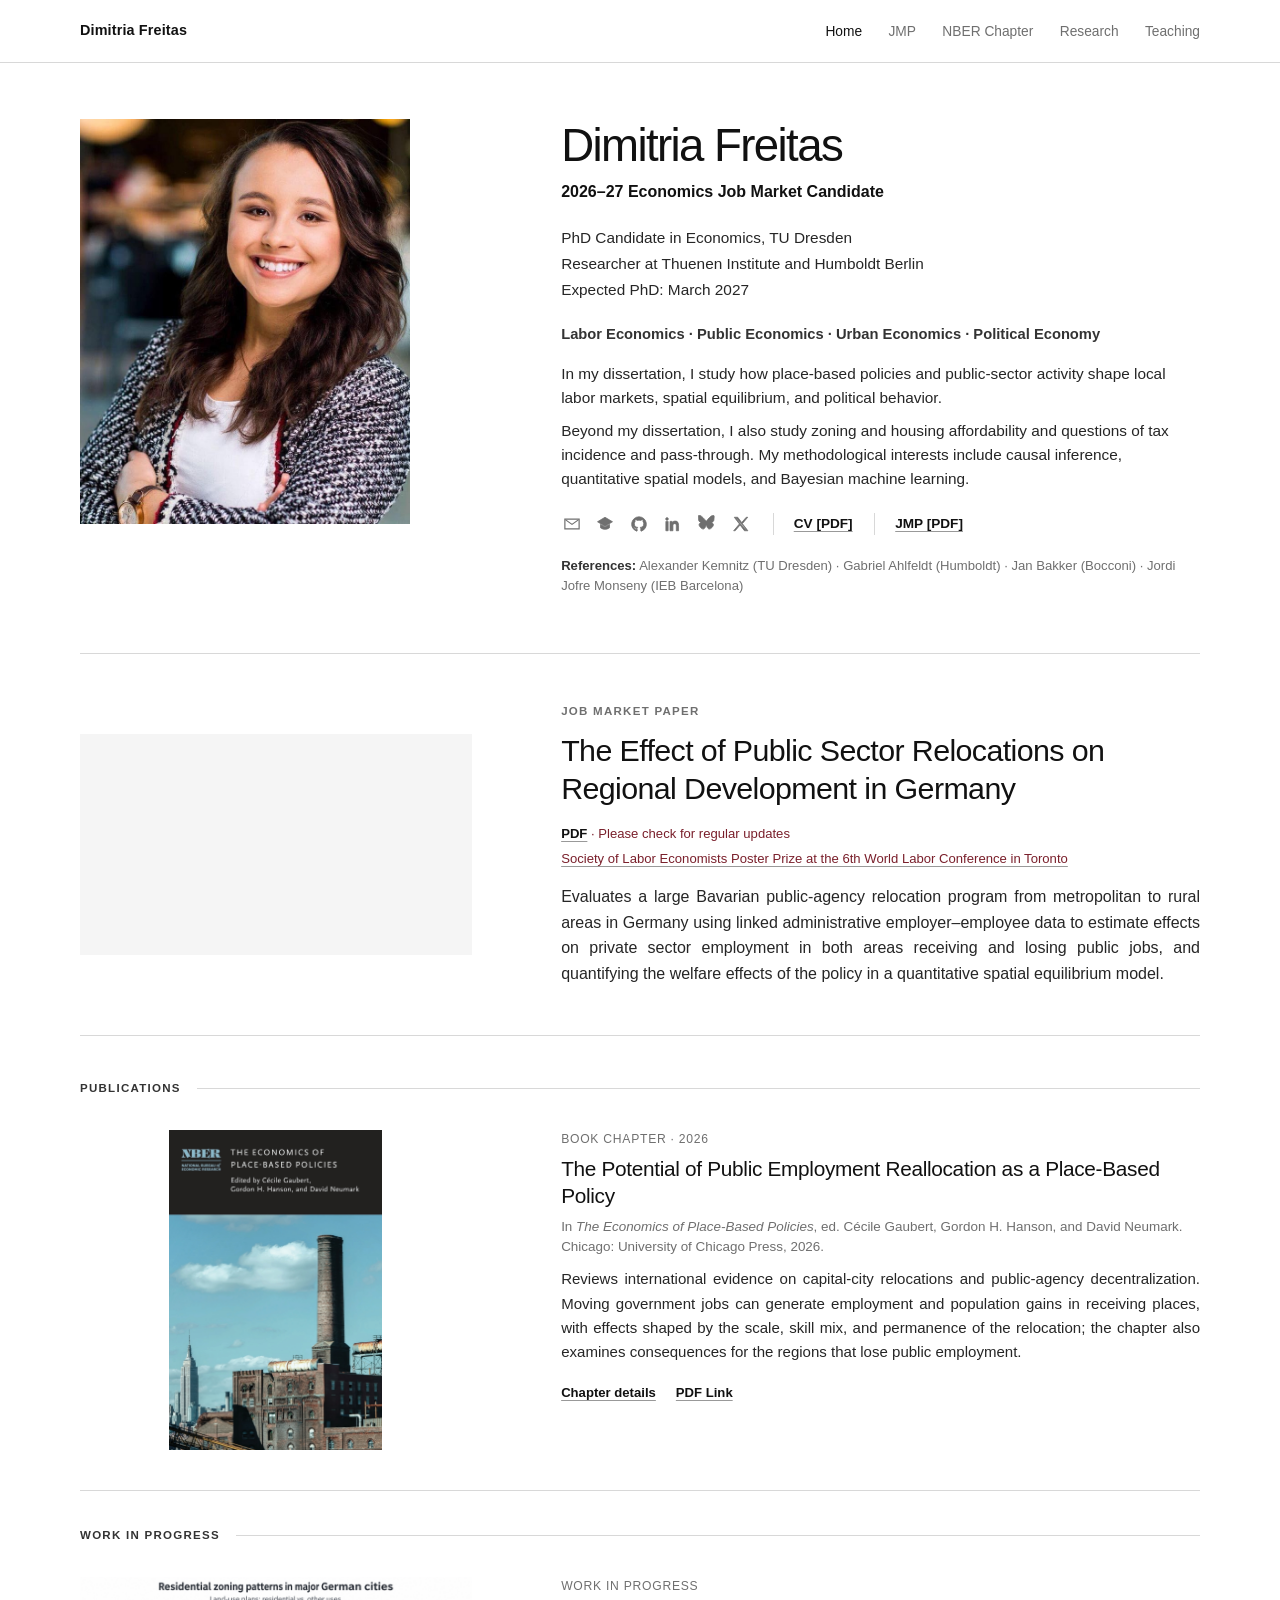
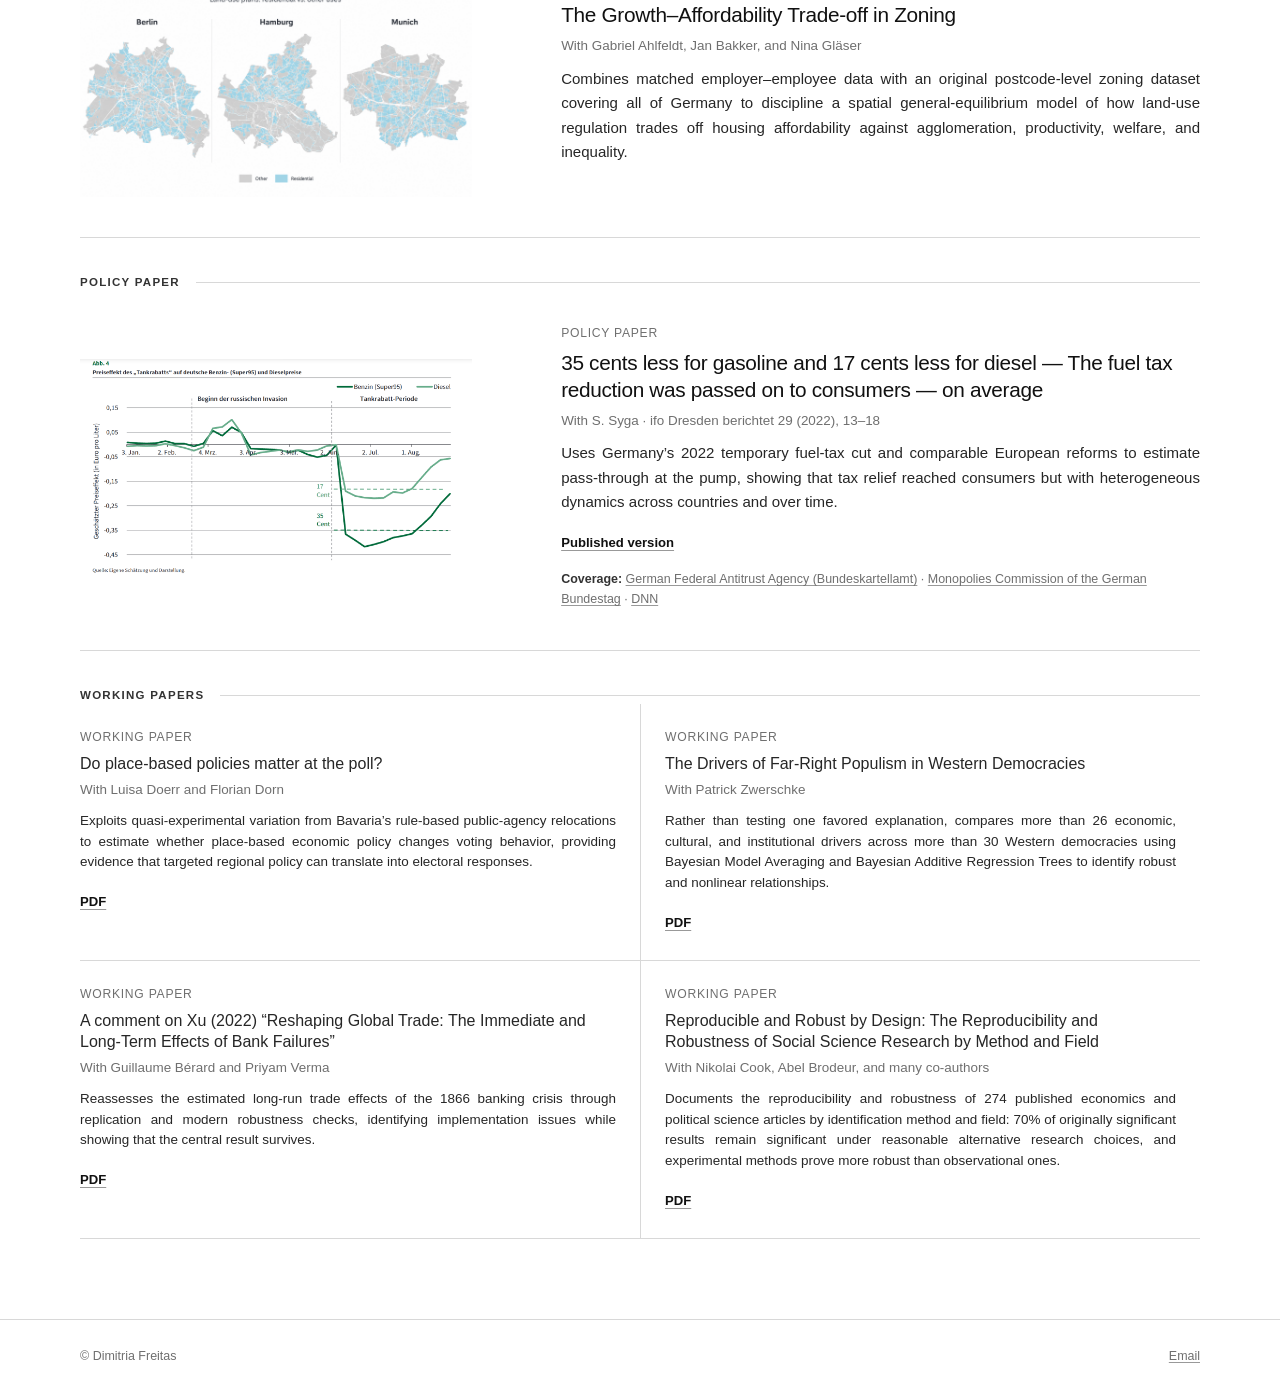
<file: index.html>
<!DOCTYPE html>
<html lang="en">
  <head>
    <meta charset="utf-8" >
    <meta name="viewport" content="width=device-width, initial-scale=1" >
    <title>Dimitria Freitas | Economist</title>
    <meta
      name="description"
      content="Dimitria Freitas is a 2026–27 economics job market candidate studying place-based policies, local labor markets, and spatial economics."
    >
    <link rel="canonical" href="https://www.dimitriafreitas.com/" >
    <meta property="og:type" content="website" >
    <meta property="og:title" content="Dimitria Freitas | Economist" >
    <meta
      property="og:description"
      content="2026–27 Economics Job Market Candidate and PhD Candidate at TU Dresden."
    >
    <meta property="og:url" content="https://www.dimitriafreitas.com/" >
    <meta
      property="og:image"
      content="https://www.dimitriafreitas.com/assets/images/dimitria-freitas.jpg"
    >
    <link rel="icon" href="favicon.svg" type="image/svg+xml" >
    <link rel="stylesheet" href="assets/css/styles.css" >
    <script type="application/ld+json">
      {
        "@context": "https://schema.org",
        "@type": "Person",
        "name": "Dimitria Freitas",
        "jobTitle": "PhD Candidate in Economics",
        "url": "https://www.dimitriafreitas.com/",
        "email": "mailto:dimitria.freitas@hu-berlin.de",
        "affiliation": [
          { "@type": "Organization", "name": "TU Dresden" },
          { "@type": "Organization", "name": "Humboldt-Universität zu Berlin" },
          { "@type": "Organization", "name": "Thünen Institute" }
        ],
        "sameAs": [
          "https://scholar.google.es/citations?hl=de&user=FEre8GAAAAAJ",
          "https://github.com/dndfreitas",
          "https://www.linkedin.com/in/dimitria-freitas-6b16939a/",
          "https://bsky.app/profile/dimitriafreitas.bsky.social",
          "https://twitter.com/DimitriaFreitas"
        ]
      }
    </script>
  </head>
  <body>
    <a class="skip-link" href="#main">Skip to main content</a>
    <header class="site-header">
      <div class="nav-wrap">
        <a class="site-name" href="./">Dimitria Freitas</a>
        <nav class="site-nav" aria-label="Main navigation">
          <ul>
            <li><a href="./" aria-current="page">Home</a></li>
            <li><a href="jmp/">JMP</a></li>
            <li><a href="nber-chapter/">NBER Chapter</a></li>
            <li><a href="research/">Research</a></li>
            <li><a href="teaching/">Teaching</a></li>
          </ul>
        </nav>
      </div>
    </header>

    <main id="main">
      <section class="hero" aria-labelledby="name">
        <img
          class="portrait"
          src="assets/images/dimitria-freitas.jpg"
          alt="Portrait of Dimitria Freitas"
          width="724"
          height="888"
        >
        <div class="hero-copy">
          <h1 id="name">Dimitria Freitas</h1>
          <p class="market">2026–27 Economics Job Market Candidate</p>
          <p class="affiliation">PhD Candidate in Economics, TU Dresden</p>
          <p class="affiliation">
            Researcher at Thuenen Institute and Humboldt Berlin
          </p>
          <p class="affiliation">Expected PhD: March 2027</p>
          <p class="fields">
            Labor Economics · Public Economics · Urban Economics ·
            Political Economy
          </p>
          <div class="research-bio">
            <p>
              In my dissertation, I study how place-based policies and
              public-sector activity shape local labor markets, spatial
              equilibrium, and political behavior.
            </p>
            <p>
              Beyond my dissertation, I also study zoning and housing
              affordability and questions of tax incidence and pass-through. My
              methodological interests include causal inference, quantitative
              spatial models, and Bayesian machine learning.
            </p>
          </div>

          <div class="hero-links">
            <div
              class="social-links"
              role="group"
              aria-label="Professional profiles"
            >
              <a
                class="social-link"
                href="mailto:dimitria.freitas@hu-berlin.de"
                aria-label="Email Dimitria Freitas"
              >
                <svg viewBox="0 0 24 24" aria-hidden="true">
                  <path
                    d="M2.5 5.5h19v13h-19z"
                    fill="none"
                    stroke-width="1.6"
                  />
                  <path
                    d="m3.5 6.5 8.5 6 8.5-6"
                    fill="none"
                    stroke-width="1.6"
                  />
                </svg>
              </a>
              <a
                class="social-link"
                href="https://scholar.google.es/citations?hl=de&amp;user=FEre8GAAAAAJ"
                aria-label="Dimitria Freitas on Google Scholar"
              >
                <svg viewBox="0 0 24 24" aria-hidden="true">
                  <path d="M2 9 12 3l10 6-10 6z" />
                  <path d="M6 12.5V17c3.5 2.7 8.5 2.7 12 0v-4.5l-6 3.5z" />
                </svg>
              </a>
              <a
                class="social-link"
                href="https://github.com/dndfreitas"
                aria-label="Dimitria Freitas on GitHub"
              >
                <svg viewBox="0 0 24 24" aria-hidden="true">
                  <path
                    d="M12 2.4a9.8 9.8 0 0 0-3.1 19.1c.5.1.7-.2.7-.5v-1.9c-2.8.6-3.4-1.2-3.4-1.2-.5-1.2-1.1-1.5-1.1-1.5-.9-.6.1-.6.1-.6 1 0 1.6 1.1 1.6 1.1.9 1.6 2.4 1.1 2.9.9.1-.7.4-1.1.7-1.3-2.3-.3-4.6-1.1-4.6-4.9 0-1.1.4-2 1-2.7-.1-.3-.4-1.3.1-2.7 0 0 .8-.3 2.7 1a9.2 9.2 0 0 1 4.9 0c1.9-1.3 2.7-1 2.7-1 .5 1.4.2 2.4.1 2.7.6.7 1 1.6 1 2.7 0 3.8-2.3 4.6-4.6 4.9.4.3.7 1 .7 1.9V21c0 .3.2.6.7.5A9.8 9.8 0 0 0 12 2.4z"
                  />
                </svg>
              </a>
              <a
                class="social-link"
                href="https://www.linkedin.com/in/dimitria-freitas-6b16939a/"
                aria-label="Dimitria Freitas on LinkedIn"
              >
                <svg viewBox="0 0 24 24" aria-hidden="true">
                  <path
                    d="M4 3.5A1.7 1.7 0 1 1 4 7a1.7 1.7 0 0 1 0-3.5zM2.5 8.5h3V21h-3zM8 8.5h2.9v1.7h.1c.4-.8 1.4-2.1 3.7-2.1 4 0 4.7 2.6 4.7 6V21h-3v-6.1c0-1.5 0-3.4-2.1-3.4s-2.4 1.6-2.4 3.3V21H8z"
                  />
                </svg>
              </a>
              <a
                class="social-link"
                href="https://bsky.app/profile/dimitriafreitas.bsky.social"
                aria-label="Dimitria Freitas on Bluesky"
              >
                <svg viewBox="0 0 24 24" aria-hidden="true">
                  <path
                    d="M12 10.2C10.8 7.9 7.5 3.7 4.4 1.5 1.5-.5.4-.2.4 2.4c0 .5.3 4.2.5 4.8.7 2.2 3.1 2.9 5.3 2.6-3.8.6-7.1 2.1-2.7 7 4.8 5 6.6-1.1 7.1-2.8.1-.3.2-.5.4-.5s.3.2.4.5c.5 1.7 2.3 7.8 7.1 2.8 4.4-4.9 1.1-6.4-2.7-7 2.2.3 4.6-.4 5.3-2.6.2-.6.5-4.3.5-4.8 0-2.6-1.1-2.9-4-.9-3.1 2.2-6.4 6.4-7.6 8.7z"
                  />
                </svg>
              </a>
              <a
                class="social-link"
                href="https://twitter.com/DimitriaFreitas"
                aria-label="Dimitria Freitas on X"
              >
                <svg viewBox="0 0 24 24" aria-hidden="true">
                  <path
                    d="M3 3h4.6l5.3 7.1L19 3h2l-7.2 8.5L21.2 21h-4.6l-5.8-7.7L4.2 21h-2l7.7-9.1zm3.6 2-1.2.1L17.5 19H19z"
                  />
                </svg>
              </a>
            </div>
            <a class="cv-link" href="files/Dimitria_Freitas_CV.pdf" data-goatcounter-click="cv-pdf" data-goatcounter-title="CV PDF (Home page)">CV [PDF]</a>
            <a class="cv-link" href="files/Dimitria_Freitas_JMP.pdf" data-goatcounter-click="jmp-pdf-home-top" data-goatcounter-title="JMP PDF (Home page, next to CV)">JMP [PDF]</a>
          </div>

          <p class="references">
            <strong>References:</strong>
            <a
              href="https://tu-dresden.de/bu/wirtschaft/vwl/wuw/die-professur/inhaber"
              >Alexander Kemnitz</a
            > (TU Dresden)
            · <a href="https://www.ahlfeldt.com/">Gabriel Ahlfeldt</a> (Humboldt) ·
            <a href="https://www.jandavidbakker.com/">Jan Bakker</a> (Bocconi) ·
            <a href="https://sites.google.com/site/jordijofresite/"
              >Jordi Jofre Monseny</a
            > (IEB Barcelona)
          </p>
        </div>
      </section>

      <section class="feature section-rule" aria-labelledby="jmp-heading">
        <div class="video-frame">
          <iframe
            src="https://www.youtube-nocookie.com/embed/AXLVGUL-ftw"
            title="Dimitria Freitas: 60 Second Pitch for the Job Market Paper"
            data-goatcounter-video="jmp-video-home"
            data-goatcounter-title="JMP video play (Home page)"
            loading="lazy"
            allow="accelerometer; encrypted-media; gyroscope; picture-in-picture; web-share"
            referrerpolicy="strict-origin-when-cross-origin"
            allowfullscreen
          ></iframe>
        </div>
        <div>
          <p class="kicker">Job Market Paper</p>
          <h2 id="jmp-heading">
            The Effect of Public Sector Relocations on Regional Development in
            Germany
          </h2>
          <p class="draft-note">
            <a href="files/Dimitria_Freitas_JMP.pdf" data-goatcounter-click="jmp-pdf-home-section" data-goatcounter-title="JMP PDF (Home page, JMP section)">PDF</a>
            · Please check for regular updates
          </p>
          <p class="award">
            <a href="https://www.sole-jole.org/fellows-awards-for-best-posters"
              >Society of Labor Economists Poster Prize at the 6th World Labor
              Conference in Toronto</a
            >
          </p>
          <p class="abstract">
            Evaluates a large Bavarian public-agency relocation program from
            metropolitan to rural areas in Germany using linked administrative
            employer–employee data to estimate effects on private sector
            employment in both areas receiving and losing public jobs, and
            quantifying the welfare effects of the policy in a quantitative
            spatial equilibrium model.
          </p>
        </div>
      </section>

      <section class="portfolio section-rule" aria-label="Research portfolio">
        <section class="category" aria-labelledby="publications-heading">
          <h2 class="category-heading" id="publications-heading">
            Publications
          </h2>
          <article class="feature-project">
            <img
              class="project-media media-public-employment"
              src="assets/images/research/public-employment-reallocation.jpg"
              alt="Cover of The Economics of Place-Based Policies"
            >
            <div>
              <p class="project-status">Book chapter · 2026</p>
              <h3>
                <a href="nber-chapter/"
                  >The Potential of Public Employment Reallocation as a
                  Place-Based Policy</a
                >
              </h3>
              <p class="meta">
                In <cite>The Economics of Place-Based Policies</cite>, ed.
                Cécile Gaubert, Gordon H. Hanson, and David Neumark. Chicago:
                University of Chicago Press, 2026.
              </p>
              <p class="project-summary">
                Reviews international evidence on capital-city relocations and
                public-agency decentralization. Moving government jobs can
                generate employment and population gains in receiving places,
                with effects shaped by the scale, skill mix, and permanence of
                the relocation; the chapter also examines consequences for the
                regions that lose public employment.
              </p>
              <div class="project-links">
                <a href="nber-chapter/">Chapter details</a>
                <a href="https://www.degruyterbrill.com/de/document/doi/10.7208/chicago/9780226848372-009/html" data-goatcounter-click="nber-chapter-pdf-home" data-goatcounter-title="NBER chapter PDF link (Home page)">PDF Link</a>
              </div>
            </div>
          </article>
        </section>

        <section class="category" aria-labelledby="progress-heading">
          <h2 class="category-heading" id="progress-heading">
            Work in Progress
          </h2>
          <article class="feature-project">
            <img
              class="project-media media-zoning"
              src="assets/images/research/zoning.jpg"
              alt="Residential zoning patterns in Berlin, Hamburg, and Munich"
            >
            <div>
              <p class="project-status">Work in progress</p>
              <h3>The Growth–Affordability Trade-off in Zoning</h3>
              <p class="meta">
                With Gabriel Ahlfeldt, Jan Bakker, and Nina Gläser
              </p>
              <p class="project-summary">
                Combines matched employer–employee data with an original
                postcode-level zoning dataset covering all of Germany to
                discipline a spatial general-equilibrium model of how land-use
                regulation trades off housing affordability against agglomeration,
                productivity, welfare, and inequality.
              </p>
            </div>
          </article>
        </section>

        <section class="category" aria-labelledby="policy-heading">
          <h2 class="category-heading" id="policy-heading">Policy Paper</h2>
          <article class="feature-project">
            <img
              class="project-media media-fuel-tax"
              src="assets/images/research/fuel-tax.png"
              alt="Estimated effects of Germany’s temporary fuel-tax cut on gasoline and diesel prices"
            >
            <div>
              <p class="project-status">Policy paper</p>
              <h3>
                <a
                  href="https://www.ifo.de/publikationen/2022/aufsatz-zeitschrift/35-cent-weniger-fuer-benzin-und-17-cent-weniger-fuer-diesel"
                  >35 cents less for gasoline and 17 cents less for diesel — The
                  fuel tax reduction was passed on to consumers — on average</a
                >
              </h3>
              <p class="meta">
                With S. Syga · ifo Dresden berichtet 29 (2022), 13–18
              </p>
              <p class="project-summary">
                Uses Germany’s 2022 temporary fuel-tax cut and comparable
                European reforms to estimate pass-through at the pump, showing
                that tax relief reached consumers but with heterogeneous dynamics
                across countries and over time.
              </p>
              <div class="project-links">
                <a
                  href="https://www.ifo.de/publikationen/2022/aufsatz-zeitschrift/35-cent-weniger-fuer-benzin-und-17-cent-weniger-fuer-diesel"
                  >Published version</a
                >
              </div>
              <p class="coverage">
                <strong>Coverage:</strong>
                <a
                  href="https://www.bundeskartellamt.de/SharedDocs/Publikation/DE/Sektoruntersuchungen/Sektoruntersuchung_Raffinerien_Zwischenbericht.pdf?__blob=publicationFile&amp;v=4"
                  >German Federal Antitrust Agency (Bundeskartellamt)</a
                >
                ·
                <a href="https://dserver.bundestag.de/btd/20/087/2008700.pdf"
                  >Monopolies Commission of the German Bundestag</a
                >
                ·
                <a
                  href="https://www.dnn.de/lokales/dresden/studie-aus-dresden-tankrabatt-kam-nicht-immer-voll-an-U3KPB6WHL4F5FY7GV7LCLH7XUM.html"
                  >DNN</a
                >
              </p>
            </div>
          </article>
        </section>

        <section
          class="category compact-category"
          aria-labelledby="working-heading"
        >
          <h2 class="category-heading" id="working-heading">Working Papers</h2>
          <div class="compact-papers">
            <article class="compact-paper">
              <p class="project-status">Working paper</p>
              <h3>
                <a
                  href="files/DDF_Place_Based_Policies_Poll.pdf"
                  data-goatcounter-click="paper-pdf-poll-home"
                  data-goatcounter-title="Poll paper PDF (Home page)"
                  >Do place-based policies matter at the poll?</a
                >
              </h3>
              <p class="meta">With Luisa Doerr and Florian Dorn</p>
              <p>
                Exploits quasi-experimental variation from Bavaria’s rule-based
                public-agency relocations to estimate whether place-based economic
                policy changes voting behavior, providing evidence that targeted
                regional policy can translate into electoral responses.
              </p>
              <div class="project-links">
                <a
                  href="files/DDF_Place_Based_Policies_Poll.pdf"
                  data-goatcounter-click="paper-pdf-poll-home"
                  data-goatcounter-title="Poll paper PDF (Home page)"
                  >PDF</a
                >
              </div>
            </article>
            <article class="compact-paper">
              <p class="project-status">Working paper</p>
              <h3>
                <a
                  href="files/DF_Far_Right_Populism.pdf"
                  data-goatcounter-click="paper-pdf-populism-home"
                  data-goatcounter-title="Far-right populism PDF (Home page)"
                  >The Drivers of Far-Right Populism in Western Democracies</a
                >
              </h3>
              <p class="meta">With Patrick Zwerschke</p>
              <p>
                Rather than testing one favored explanation, compares more than
                26 economic, cultural, and institutional drivers across more than
                30 Western democracies using Bayesian Model Averaging and Bayesian
                Additive Regression Trees to identify robust and nonlinear
                relationships.
              </p>
              <div class="project-links">
                <a
                  href="files/DF_Far_Right_Populism.pdf"
                  data-goatcounter-click="paper-pdf-populism-home"
                  data-goatcounter-title="Far-right populism PDF (Home page)"
                  >PDF</a
                >
              </div>
            </article>
            <article class="compact-paper">
              <p class="project-status">Working paper</p>
              <h3>
                <a
                  href="https://www.econstor.eu/bitstream/10419/279958/1/I4R-DP085.pdf"
                  data-goatcounter-click="paper-pdf-xu-comment-home"
                  data-goatcounter-title="Xu (2022) comment PDF (Home page)"
                  >A comment on Xu (2022) “Reshaping Global Trade: The Immediate
                  and Long-Term Effects of Bank Failures”</a
                >
              </h3>
              <p class="meta">With Guillaume Bérard and Priyam Verma</p>
              <p>
                Reassesses the estimated long-run trade effects of the 1866
                banking crisis through replication and modern robustness checks,
                identifying implementation issues while showing that the central
                result survives.
              </p>
              <div class="project-links">
                <a
                  href="https://www.econstor.eu/bitstream/10419/279958/1/I4R-DP085.pdf"
                  data-goatcounter-click="paper-pdf-xu-comment-home"
                  data-goatcounter-title="Xu (2022) comment PDF (Home page)"
                  >PDF</a
                >
              </div>
            </article>
            <article class="compact-paper">
              <p class="project-status">Working paper</p>
              <h3>
                <a
                  href="files/Reproducible_and_Robust_by_Design.pdf"
                  data-goatcounter-click="paper-pdf-reproducibility-home"
                  data-goatcounter-title="Reproducibility by method and field PDF (Home page)"
                  >Reproducible and Robust by Design: The Reproducibility and
                  Robustness of Social Science Research by Method and Field</a
                >
              </h3>
              <p class="meta">
                With Nikolai Cook, Abel Brodeur, and many co-authors
              </p>
              <p>
                Documents the reproducibility and robustness of 274 published
                economics and political science articles by identification
                method and field: 70% of originally significant results remain
                significant under reasonable alternative research choices, and
                experimental methods prove more robust than observational ones.
              </p>
              <div class="project-links">
                <a
                  href="files/Reproducible_and_Robust_by_Design.pdf"
                  data-goatcounter-click="paper-pdf-reproducibility-home"
                  data-goatcounter-title="Reproducibility by method and field PDF (Home page)"
                  >PDF</a
                >
              </div>
            </article>
          </div>
        </section>
      </section>
    </main>

    <footer class="site-footer">
      <div class="footer-wrap">
        <span>© Dimitria Freitas</span
        ><a href="mailto:dimitria.freitas@hu-berlin.de">Email</a>
      </div>
    </footer>
    <script
      data-goatcounter="https://dfreitas.goatcounter.com/count"
      async
      src="https://gc.zgo.at/count.js"
    ></script>
    <script src="assets/js/video-events.js" defer></script>
  </body>
</html>
</file>
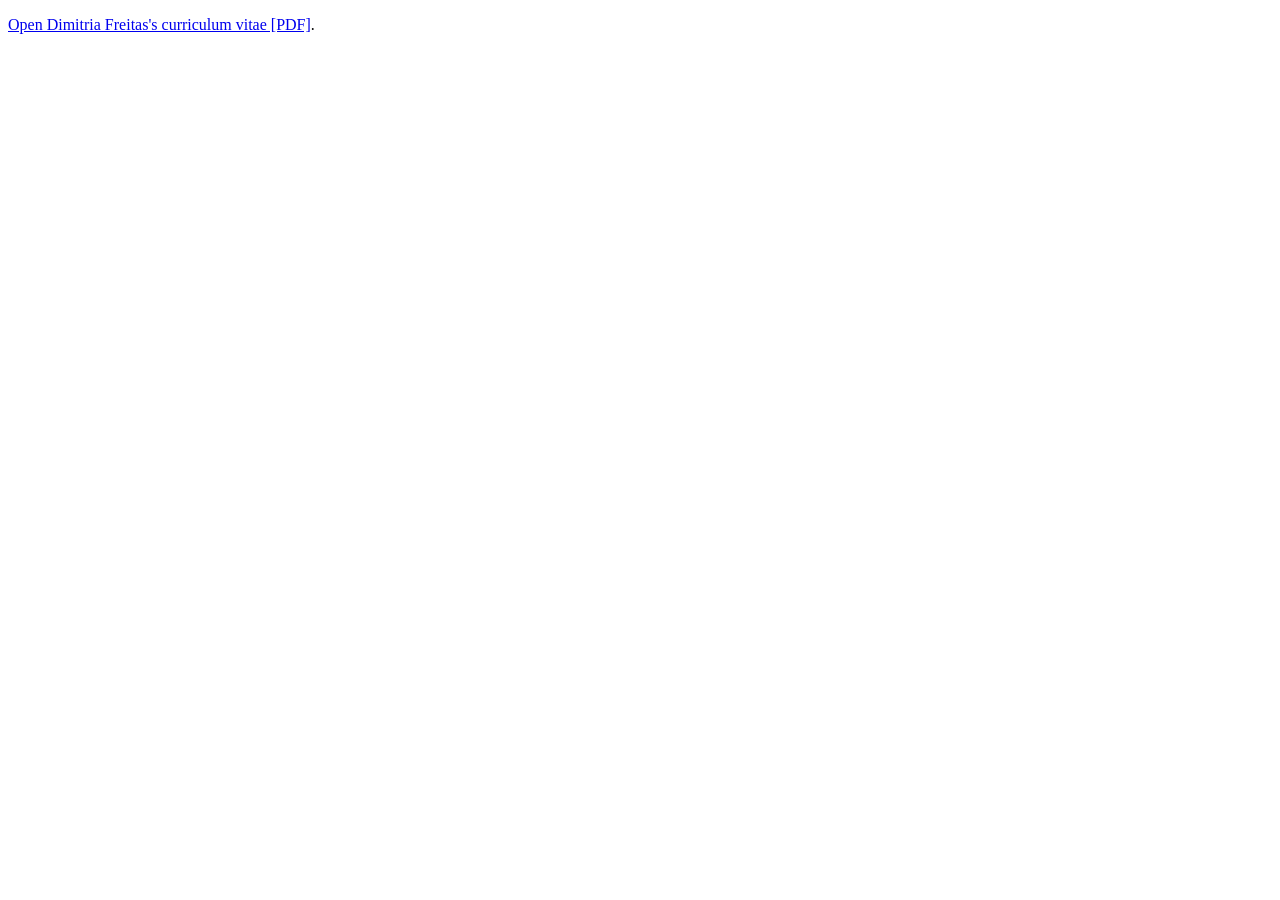
<file: cv/index.html>
<!DOCTYPE html>
<html lang="en">
  <head>
    <meta charset="utf-8" >
    <meta name="viewport" content="width=device-width, initial-scale=1" >
    <meta
      http-equiv="refresh"
      content="0; url=../files/Dimitria_Freitas_CV.pdf"
    >
    <meta name="robots" content="noindex" >
    <title>Curriculum Vitae | Dimitria Freitas</title>
    <link
      rel="canonical"
      href="https://www.dimitriafreitas.com/files/Dimitria_Freitas_CV.pdf"
    >
  </head>
  <body>
    <p>
      <a href="../files/Dimitria_Freitas_CV.pdf"
        >Open Dimitria Freitas's curriculum vitae [PDF]</a
      >.
    </p>
    <script
      data-goatcounter="https://dfreitas.goatcounter.com/count"
      async
      src="https://gc.zgo.at/count.js"
    ></script>
  </body>
</html>
</file>
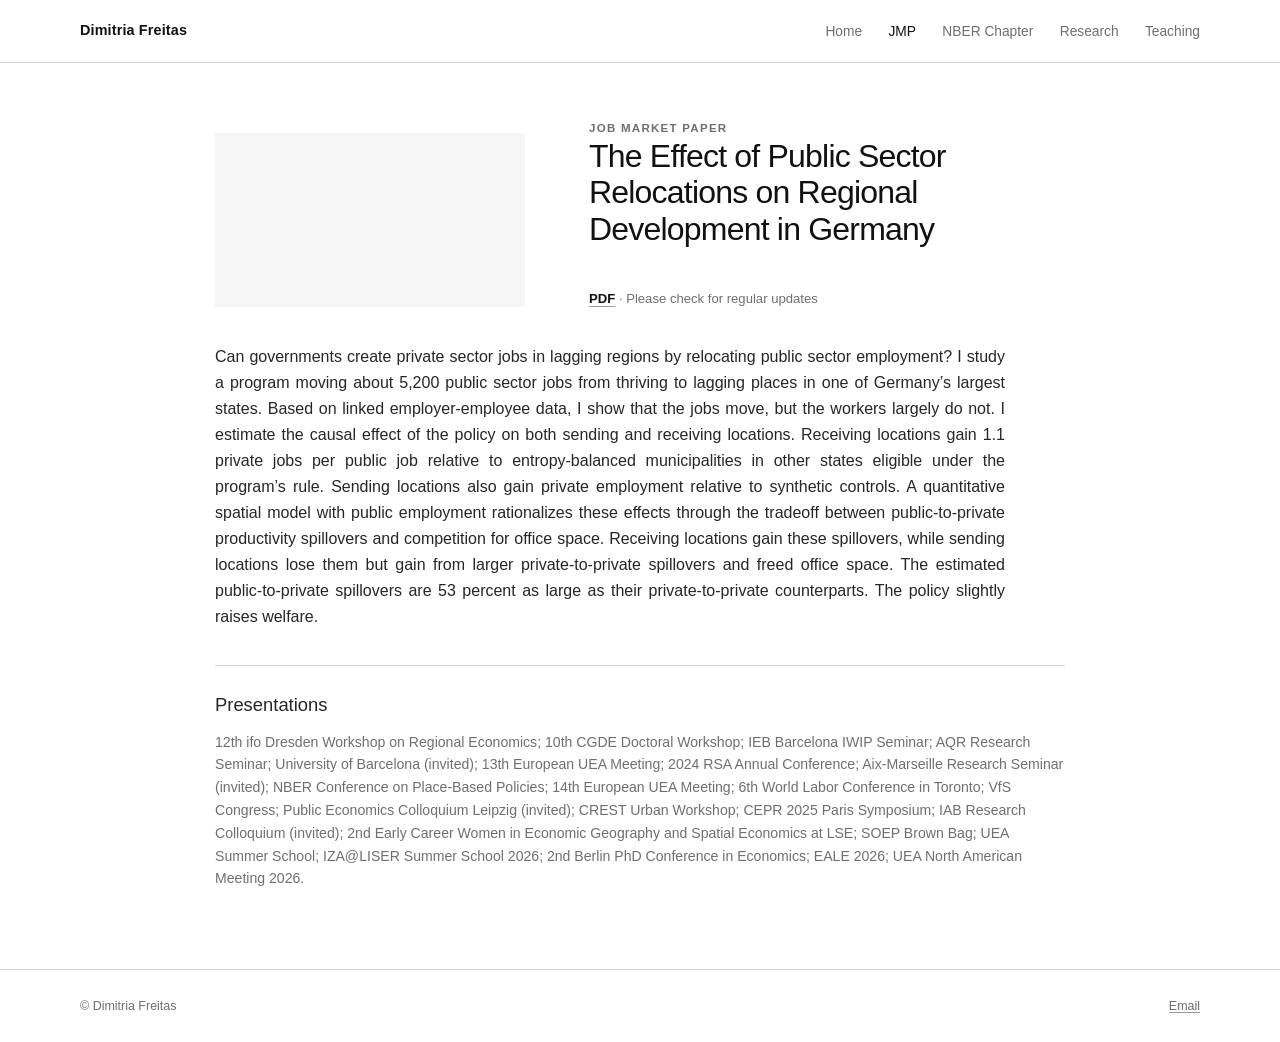
<file: jmp/index.html>
<!DOCTYPE html>
<html lang="en">
  <head>
    <meta charset="utf-8" >
    <meta name="viewport" content="width=device-width, initial-scale=1" >
    <title>Job Market Paper | Dimitria Freitas</title>
    <meta
      name="description"
      content="The Effect of Public Sector Relocations on Regional Development in Germany, the job market paper of Dimitria Freitas."
    >
    <link rel="canonical" href="https://www.dimitriafreitas.com/jmp/" >
    <meta property="og:type" content="article" >
    <meta property="og:title" content="Job Market Paper | Dimitria Freitas" >
    <meta
      property="og:description"
      content="The Effect of Public Sector Relocations on Regional Development in Germany."
    >
    <meta property="og:url" content="https://www.dimitriafreitas.com/jmp/" >
    <link rel="icon" href="../favicon.svg" type="image/svg+xml" >
    <link rel="stylesheet" href="../assets/css/styles.css" >
  </head>
  <body>
    <a class="skip-link" href="#main">Skip to main content</a>
    <header class="site-header">
      <div class="nav-wrap">
        <a class="site-name" href="../">Dimitria Freitas</a>
        <nav class="site-nav" aria-label="Main navigation">
          <ul>
            <li><a href="../">Home</a></li>
            <li><a href="./" aria-current="page">JMP</a></li>
            <li><a href="../nber-chapter/">NBER Chapter</a></li>
            <li><a href="../research/">Research</a></li>
            <li><a href="../teaching/">Teaching</a></li>
          </ul>
        </nav>
      </div>
    </header>

    <main id="main" class="paper-page">
      <article>
        <div class="jmp-intro">
          <div class="video-frame jmp-video">
            <iframe
              src="https://www.youtube-nocookie.com/embed/AXLVGUL-ftw"
              title="Dimitria Freitas: 60 Second Pitch for the Job Market Paper"
              data-goatcounter-video="jmp-video-jmp-page"
              data-goatcounter-title="JMP video play (JMP page)"
              allow="accelerometer; encrypted-media; gyroscope; picture-in-picture; web-share"
              referrerpolicy="strict-origin-when-cross-origin"
              allowfullscreen
            ></iframe>
          </div>
          <div class="jmp-copy">
            <header class="page-header">
              <p class="kicker">Job Market Paper</p>
              <h1 class="page-title">
                The Effect of Public Sector Relocations on Regional Development
                in Germany
              </h1>
            </header>
            <p class="draft-note">
              <a href="../files/Dimitria_Freitas_JMP.pdf" data-goatcounter-click="jmp-pdf-jmp-page" data-goatcounter-title="JMP PDF (JMP page)">PDF</a>
              · Please check for regular updates
            </p>
          </div>
        </div>
        <p class="abstract">
          Can governments create private sector jobs in lagging regions by
          relocating public sector employment? I study a program moving about
          5,200 public sector jobs from thriving to lagging places in one of
          Germany’s largest states. Based on linked employer-employee data, I
          show that the jobs move, but the workers largely do not. I estimate
          the causal effect of the policy on both sending and receiving
          locations. Receiving locations gain 1.1 private jobs per public job
          relative to entropy-balanced municipalities in other states
          eligible under the program’s rule. Sending locations also gain
          private employment relative to synthetic controls. A quantitative
          spatial model with public employment rationalizes these effects
          through the tradeoff between public-to-private productivity
          spillovers and competition for office space. Receiving locations
          gain these spillovers, while sending locations lose them but gain
          from larger private-to-private spillovers and freed office space.
          The estimated public-to-private spillovers are 53 percent as large
          as their private-to-private counterparts. The policy slightly raises
          welfare.
        </p>
        <section
          class="jmp-presentations"
          aria-labelledby="presentations-heading"
        >
          <h2 id="presentations-heading">Presentations</h2>
          <p>
            12th ifo Dresden Workshop on Regional Economics; 10th CGDE Doctoral
            Workshop; IEB Barcelona IWIP Seminar; AQR Research Seminar;
            University of Barcelona (invited); 13th European UEA Meeting; 2024
            RSA Annual Conference; Aix-Marseille Research Seminar (invited);
            NBER Conference on Place-Based Policies; 14th European UEA Meeting;
            6th World Labor Conference in Toronto; VfS Congress; Public
            Economics Colloquium Leipzig (invited); CREST Urban Workshop; CEPR
            2025 Paris Symposium; IAB Research Colloquium (invited); 2nd Early
            Career Women in Economic Geography and Spatial Economics at LSE;
            SOEP Brown Bag; UEA Summer School; IZA@LISER Summer School 2026; 2nd
            Berlin PhD Conference in Economics; EALE 2026; UEA North American
            Meeting 2026.
          </p>
        </section>
      </article>
    </main>

    <footer class="site-footer">
      <div class="footer-wrap">
        <span>© Dimitria Freitas</span
        ><a href="mailto:dimitria.freitas@hu-berlin.de">Email</a>
      </div>
    </footer>
    <script
      data-goatcounter="https://dfreitas.goatcounter.com/count"
      async
      src="https://gc.zgo.at/count.js"
    ></script>
    <script src="../assets/js/video-events.js" defer></script>
  </body>
</html>
</file>
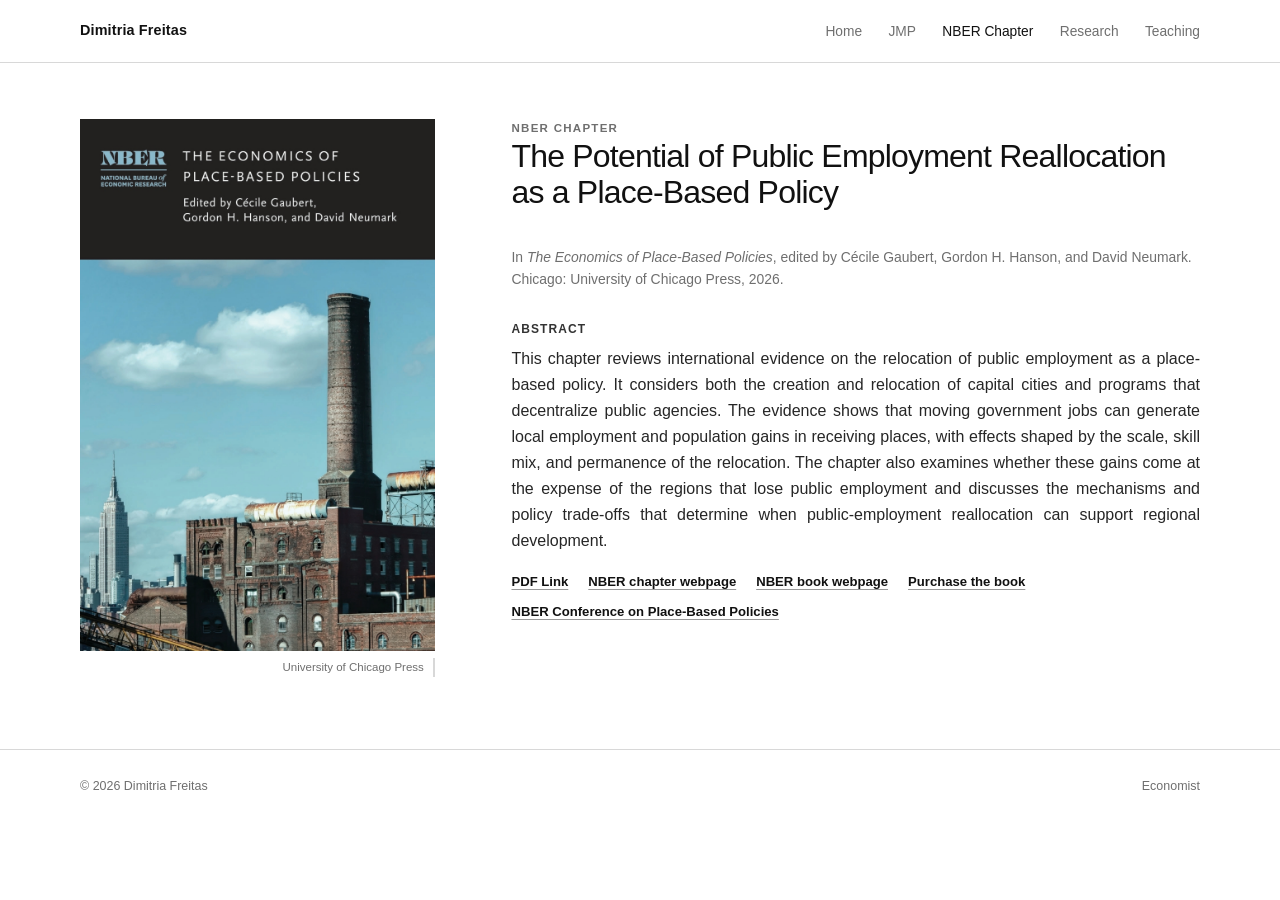
<file: nber-chapter/index.html>
<!DOCTYPE html>
<html lang="en">
  <head>
    <meta charset="utf-8" >
    <meta name="viewport" content="width=device-width, initial-scale=1" >
    <title>NBER Chapter | Dimitria Freitas</title>
    <meta
      name="description"
      content="The Potential of Public Employment Reallocation as a Place-Based Policy, a chapter by Dimitria Freitas in The Economics of Place-Based Policies."
    >
    <link rel="canonical" href="https://www.dimitriafreitas.com/nber-chapter/" >
    <meta property="og:type" content="article" >
    <meta property="og:title" content="The Potential of Public Employment Reallocation as a Place-Based Policy" >
    <meta property="og:description" content="A chapter in The Economics of Place-Based Policies, published by the University of Chicago Press for the NBER." >
    <meta property="og:url" content="https://www.dimitriafreitas.com/nber-chapter/" >
    <meta property="og:image" content="https://www.dimitriafreitas.com/assets/images/research/public-employment-reallocation.jpg" >
    <link rel="icon" href="../favicon.svg" type="image/svg+xml" >
    <link rel="stylesheet" href="../assets/css/styles.css" >
  </head>
  <body>
    <a class="skip-link" href="#main">Skip to main content</a>
    <header class="site-header">
      <div class="nav-wrap">
        <a class="site-name" href="../">Dimitria Freitas</a>
        <nav class="site-nav" aria-label="Main navigation">
          <ul>
            <li><a href="../">Home</a></li>
            <li><a href="../jmp/">JMP</a></li>
            <li><a href="./" aria-current="page">NBER Chapter</a></li>
            <li><a href="../research/">Research</a></li>
            <li><a href="../teaching/">Teaching</a></li>
          </ul>
        </nav>
      </div>
    </header>

    <main id="main">
      <article class="chapter-layout">
        <figure class="book-cover">
          <img
            src="../assets/images/research/public-employment-reallocation.jpg"
            alt="Cover of The Economics of Place-Based Policies"
            width="860"
            height="1290"
          >
          <figcaption>University of Chicago Press</figcaption>
        </figure>
        <div class="chapter-copy">
          <header class="page-header">
            <p class="kicker">NBER Chapter</p>
            <h1 class="page-title">
              The Potential of Public Employment Reallocation as a Place-Based
              Policy
            </h1>
          </header>
          <p class="chapter-citation">
            In <cite>The Economics of Place-Based Policies</cite>, edited by
            Cécile Gaubert, Gordon H. Hanson, and David Neumark. Chicago:
            University of Chicago Press, 2026.
          </p>

          <h2 class="abstract-label">Abstract</h2>
          <p class="abstract">
            This chapter reviews international evidence on the relocation of
            public employment as a place-based policy. It considers both the
            creation and relocation of capital cities and programs that
            decentralize public agencies. The evidence shows that moving
            government jobs can generate local employment and population gains
            in receiving places, with effects shaped by the scale, skill mix,
            and permanence of the relocation. The chapter also examines whether
            these gains come at the expense of the regions that lose public
            employment and discusses the mechanisms and policy trade-offs that
            determine when public-employment reallocation can support regional
            development.
          </p>

          <div class="document-links" aria-label="Chapter links">
            <a href="https://www.degruyterbrill.com/de/document/doi/10.7208/chicago/9780226848372-009/html" data-goatcounter-click="nber-chapter-pdf-chapter-page" data-goatcounter-title="NBER chapter PDF link (NBER Chapter page)">PDF Link</a>
            <a href="https://www.nber.org/books-and-chapters/economics-place-based-policies/potential-public-employment-reallocation-place-based-policy">NBER chapter webpage</a>
            <a href="https://www.nber.org/books-and-chapters/economics-place-based-policies">NBER book webpage</a>
            <a href="https://press.uchicago.edu/ucp/books/book/chicago/E/bo273609506.html">Purchase the book</a>
            <a href="https://www.nber.org/conferences/economics-place-based-policies-fall-2024">NBER Conference on Place-Based Policies</a>
          </div>
        </div>
      </article>
    </main>

    <footer class="site-footer">
      <div class="footer-wrap">
        <span>© 2026 Dimitria Freitas</span>
        <span>Economist</span>
      </div>
    </footer>
    <script
      data-goatcounter="https://dfreitas.goatcounter.com/count"
      async
      src="https://gc.zgo.at/count.js"
    ></script>
  </body>
</html>
</file>
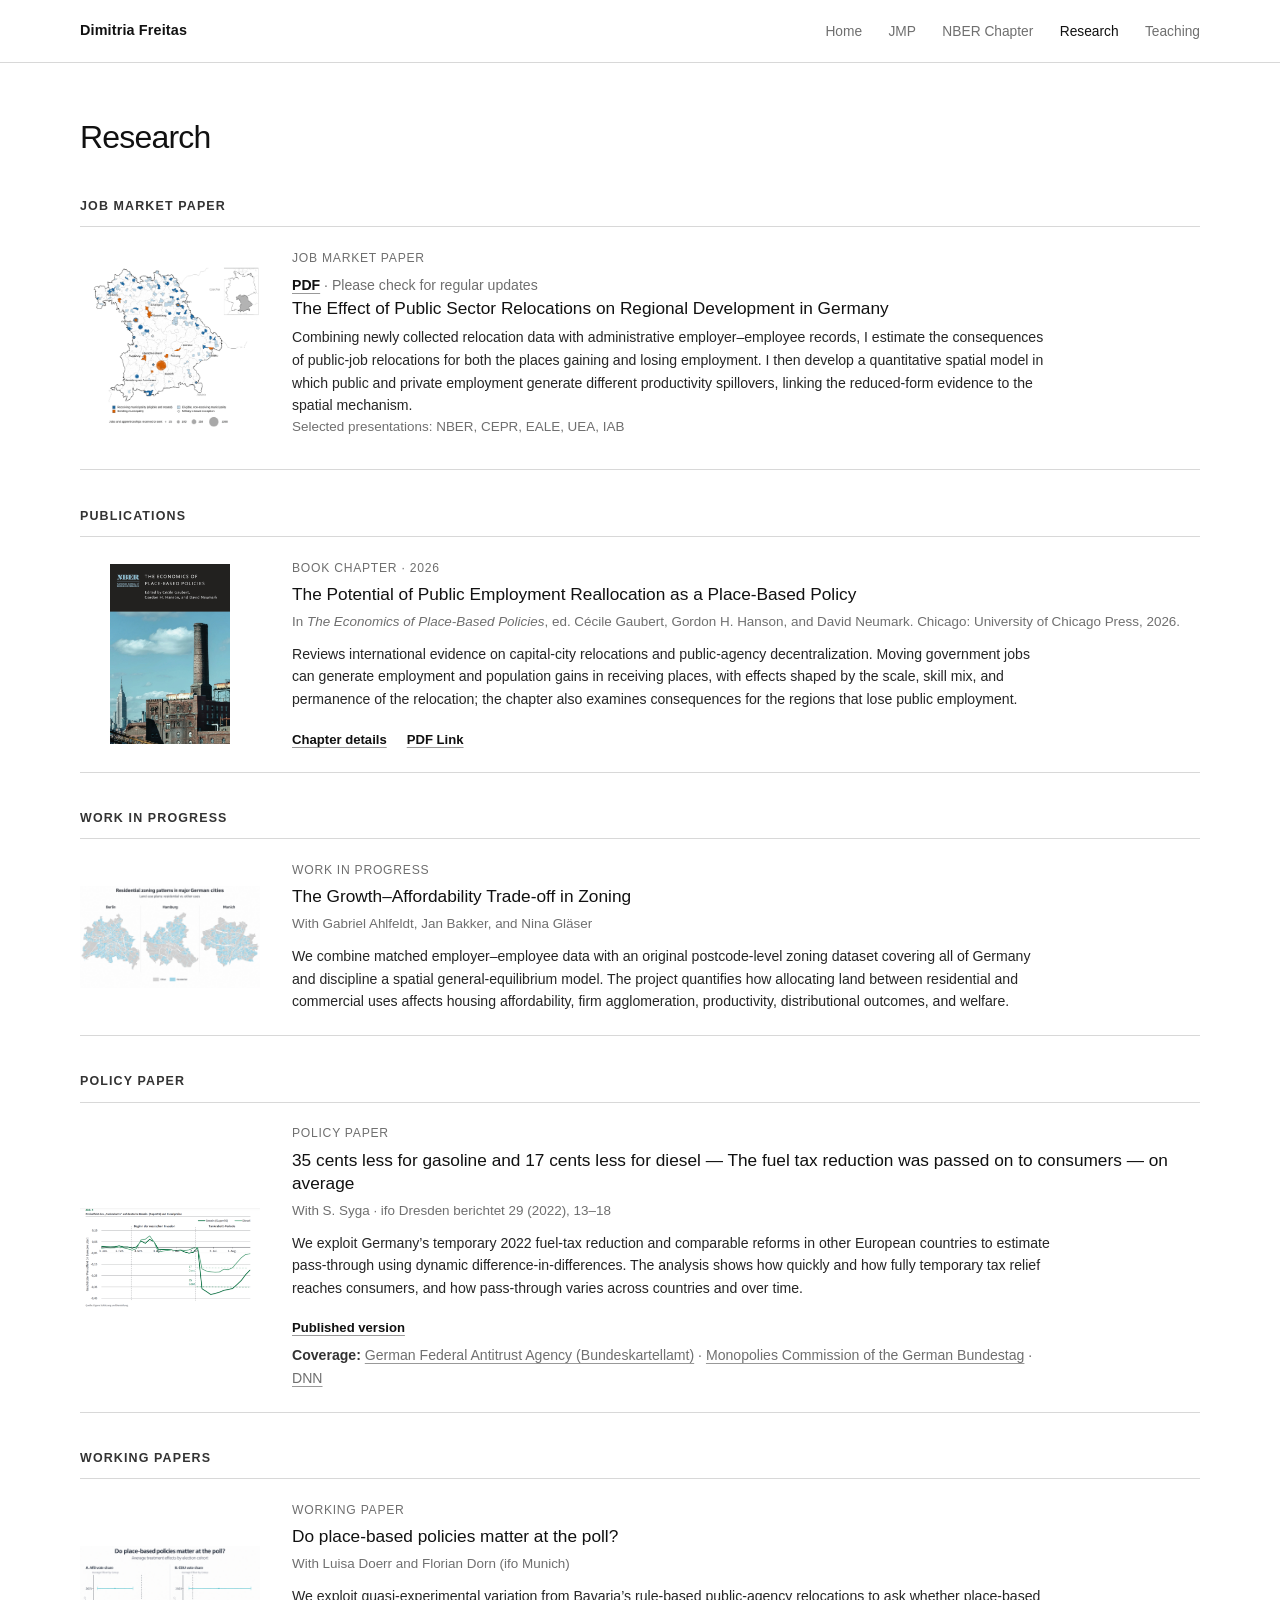
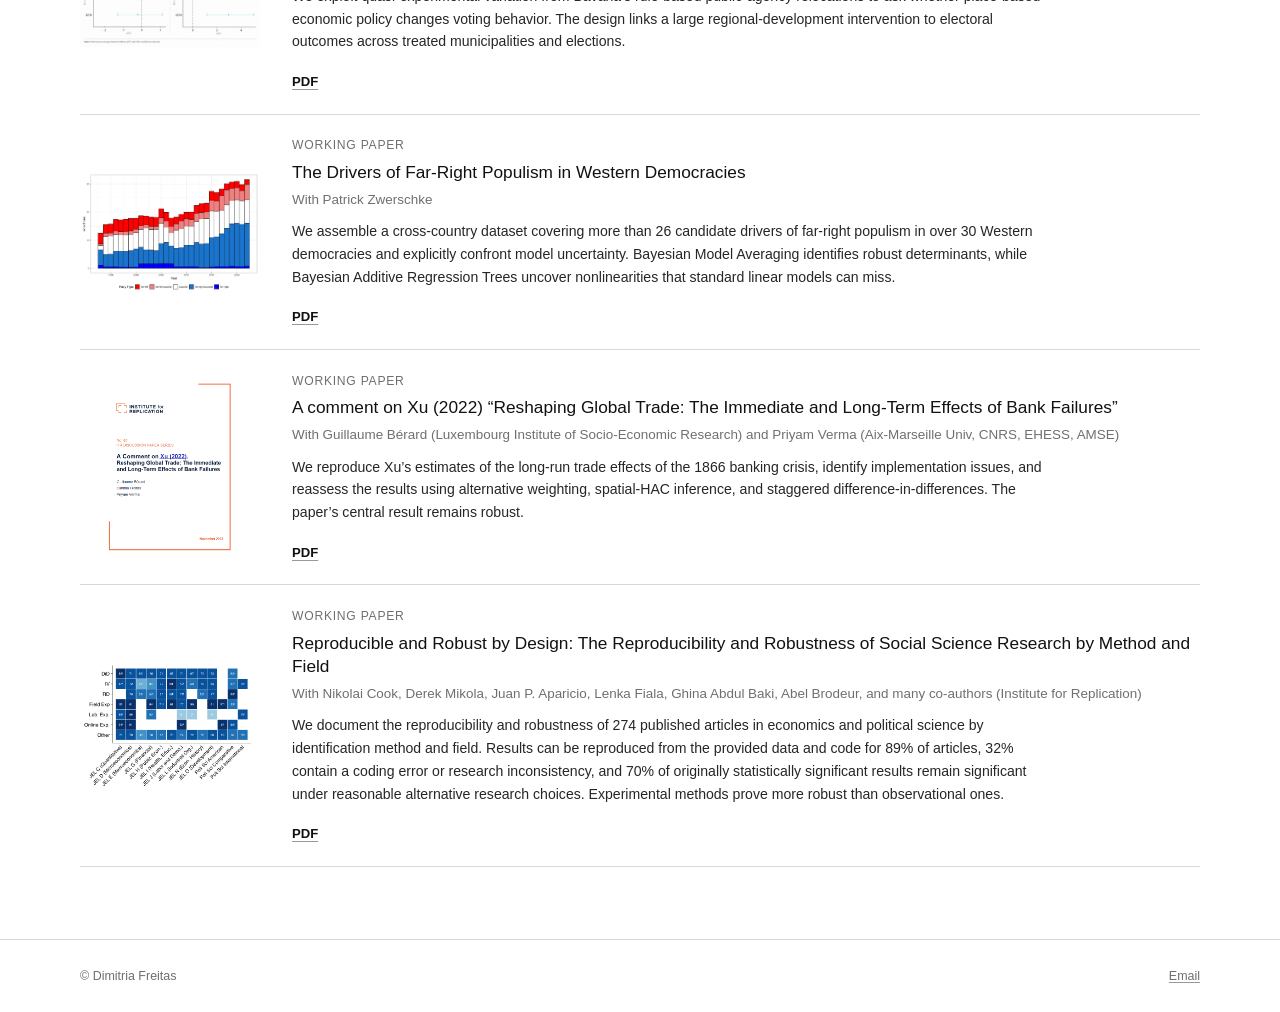
<file: research/index.html>
<!DOCTYPE html>
<html lang="en">
  <head>
    <meta charset="utf-8" >
    <meta name="viewport" content="width=device-width, initial-scale=1" >
    <title>Research | Dimitria Freitas</title>
    <meta
      name="description"
      content="Research by economist Dimitria Freitas on spatial economics, place-based policy, labor markets, and political economy."
    >
    <link rel="canonical" href="https://www.dimitriafreitas.com/research/" >
    <meta property="og:type" content="website" >
    <meta property="og:title" content="Research | Dimitria Freitas" >
    <meta
      property="og:description"
      content="A compact index of research by Dimitria Freitas."
    >
    <meta property="og:url" content="https://www.dimitriafreitas.com/research/" >
    <link rel="icon" href="../favicon.svg" type="image/svg+xml" >
    <link rel="stylesheet" href="../assets/css/styles.css" >
  </head>
  <body>
    <a class="skip-link" href="#main">Skip to main content</a>
    <header class="site-header">
      <div class="nav-wrap">
        <a class="site-name" href="../">Dimitria Freitas</a>
        <nav class="site-nav" aria-label="Main navigation">
          <ul>
            <li><a href="../">Home</a></li>
            <li><a href="../jmp/">JMP</a></li>
            <li><a href="../nber-chapter/">NBER Chapter</a></li>
            <li><a href="./" aria-current="page">Research</a></li>
            <li><a href="../teaching/">Teaching</a></li>
          </ul>
        </nav>
      </div>
    </header>

    <main id="main">
      <header class="page-header">
        <h1 class="page-title">Research</h1>
      </header>

      <section class="index-section" aria-labelledby="jmp-index">
        <h2 class="index-section-title" id="jmp-index">Job Market Paper</h2>
        <article class="catalog-row">
          <img
            class="project-media media-public-relocations"
            src="../assets/images/research/public-sector-relocations.png"
            alt="Map of receiving, sending, and eligible municipalities in Bavaria, with circles sized by relocated jobs"
          >
          <div>
            <p class="project-status">Job Market Paper</p>
            <p class="draft-note">
              <a href="../files/Dimitria_Freitas_JMP.pdf" data-goatcounter-click="jmp-pdf-research" data-goatcounter-title="JMP PDF (Research page)">PDF</a>
              · Please check for regular updates
            </p>
            <h3>
              <a href="../jmp/"
                >The Effect of Public Sector Relocations on Regional Development
                in Germany</a
              >
            </h3>
            <p>
              Combining newly collected relocation data with administrative
              employer–employee records, I estimate the consequences of
              public-job relocations for both the places gaining and losing
              employment. I then develop a quantitative spatial model in which
              public and private employment generate different productivity
              spillovers, linking the reduced-form evidence to the spatial
              mechanism.
            </p>
            <p class="meta">
              Selected presentations: NBER, CEPR, EALE, UEA, IAB
            </p>
          </div>
        </article>
      </section>

      <section class="index-section" aria-labelledby="publications-index">
        <h2 class="index-section-title" id="publications-index">
          Publications
        </h2>
        <article class="catalog-row">
          <img
            class="project-media media-public-employment"
            src="../assets/images/research/public-employment-reallocation.jpg"
            alt="Cover of The Economics of Place-Based Policies"
          >
          <div>
            <p class="project-status">Book chapter · 2026</p>
            <h3>
              <a href="../nber-chapter/"
                >The Potential of Public Employment Reallocation as a
                Place-Based Policy</a
              >
            </h3>
            <p class="meta">
              In <cite>The Economics of Place-Based Policies</cite>, ed.
              Cécile Gaubert, Gordon H. Hanson, and David Neumark. Chicago:
              University of Chicago Press, 2026.
            </p>
            <p>
              Reviews international evidence on capital-city relocations and
              public-agency decentralization. Moving government jobs can
              generate employment and population gains in receiving places,
              with effects shaped by the scale, skill mix, and permanence of
              the relocation; the chapter also examines consequences for the
              regions that lose public employment.
            </p>
            <div class="project-links">
              <a href="../nber-chapter/">Chapter details</a>
              <a href="https://www.degruyterbrill.com/de/document/doi/10.7208/chicago/9780226848372-009/html" data-goatcounter-click="nber-chapter-pdf-research" data-goatcounter-title="NBER chapter PDF link (Research page)">PDF Link</a>
            </div>
          </div>
        </article>
      </section>

      <section class="index-section" aria-labelledby="progress-index">
        <h2 class="index-section-title" id="progress-index">
          Work in Progress
        </h2>
        <article class="catalog-row">
          <img
            class="project-media media-zoning"
            src="../assets/images/research/zoning.jpg"
            alt="Residential zoning patterns in Berlin, Hamburg, and Munich"
          >
          <div>
            <p class="project-status">Work in progress</p>
            <h3>The Growth–Affordability Trade-off in Zoning</h3>
            <p class="meta">
              With Gabriel Ahlfeldt, Jan Bakker, and Nina Gläser
            </p>
            <p>
              We combine matched employer–employee data with an original
              postcode-level zoning dataset covering all of Germany and
              discipline a spatial general-equilibrium model. The project
              quantifies how allocating land between residential and commercial
              uses affects housing affordability, firm agglomeration,
              productivity, distributional outcomes, and welfare.
            </p>
          </div>
        </article>
      </section>

      <section class="index-section" aria-labelledby="policy-index">
        <h2 class="index-section-title" id="policy-index">Policy Paper</h2>
        <article class="catalog-row">
          <img
            class="project-media media-fuel-tax"
            src="../assets/images/research/fuel-tax.png"
            alt="Estimated effects of Germany’s temporary fuel-tax cut on gasoline and diesel prices"
          >
          <div>
            <p class="project-status">Policy paper</p>
            <h3>
              <a
                href="https://www.ifo.de/publikationen/2022/aufsatz-zeitschrift/35-cent-weniger-fuer-benzin-und-17-cent-weniger-fuer-diesel"
                >35 cents less for gasoline and 17 cents less for diesel — The
                fuel tax reduction was passed on to consumers — on average</a
              >
            </h3>
            <p class="meta">
              With S. Syga · ifo Dresden berichtet 29 (2022), 13–18
            </p>
            <p>
              We exploit Germany’s temporary 2022 fuel-tax reduction and
              comparable reforms in other European countries to estimate
              pass-through using dynamic difference-in-differences. The analysis
              shows how quickly and how fully temporary tax relief reaches
              consumers, and how pass-through varies across countries and over
              time.
            </p>
            <div class="project-links">
              <a
                href="https://www.ifo.de/publikationen/2022/aufsatz-zeitschrift/35-cent-weniger-fuer-benzin-und-17-cent-weniger-fuer-diesel"
                >Published version</a
              >
            </div>
            <p class="coverage">
              <strong>Coverage:</strong>
              <a
                href="https://www.bundeskartellamt.de/SharedDocs/Publikation/DE/Sektoruntersuchungen/Sektoruntersuchung_Raffinerien_Zwischenbericht.pdf?__blob=publicationFile&amp;v=4"
                >German Federal Antitrust Agency (Bundeskartellamt)</a
              > · <a href="https://dserver.bundestag.de/btd/20/087/2008700.pdf"
                >Monopolies Commission of the German Bundestag</a
              > · <a
                href="https://www.dnn.de/lokales/dresden/studie-aus-dresden-tankrabatt-kam-nicht-immer-voll-an-U3KPB6WHL4F5FY7GV7LCLH7XUM.html"
                >DNN</a
              >
            </p>
          </div>
        </article>
      </section>

      <section class="index-section" aria-labelledby="working-index">
        <h2 class="index-section-title" id="working-index">Working Papers</h2>
        <article class="catalog-row">
          <img
            class="project-media media-poll"
            src="../assets/images/research/place-based-policy-poll.jpg"
            alt="Estimated effects of place-based policy on party vote shares"
          >
          <div>
            <p class="project-status">Working paper</p>
            <h3>
              <a
                href="../files/DDF_Place_Based_Policies_Poll.pdf"
                data-goatcounter-click="paper-pdf-poll-research"
                data-goatcounter-title="Poll paper PDF (Research page)"
                >Do place-based policies matter at the poll?</a
              >
            </h3>
            <p class="meta">With Luisa Doerr and Florian Dorn (ifo Munich)</p>
            <p>
              We exploit quasi-experimental variation from Bavaria’s
              rule-based public-agency relocations to ask whether place-based
              economic policy changes voting behavior. The design links a large
              regional-development intervention to electoral outcomes across
              treated municipalities and elections.
            </p>
            <div class="project-links">
              <a
                href="../files/DDF_Place_Based_Policies_Poll.pdf"
                data-goatcounter-click="paper-pdf-poll-research"
                data-goatcounter-title="Poll paper PDF (Research page)"
                >PDF</a
              >
            </div>
          </div>
        </article>
        <article class="catalog-row">
          <img
            class="project-media media-populism"
            src="../assets/images/research/far-right-populism.png"
            alt="Far-right and populist party vote shares over time"
          >
          <div>
            <p class="project-status">Working paper</p>
            <h3>
              <a
                href="../files/DF_Far_Right_Populism.pdf"
                data-goatcounter-click="paper-pdf-populism-research"
                data-goatcounter-title="Far-right populism PDF (Research page)"
                >The Drivers of Far-Right Populism in Western Democracies</a
              >
            </h3>
            <p class="meta">With Patrick Zwerschke</p>
            <p>
              We assemble a cross-country dataset covering more than 26
              candidate drivers of far-right populism in over 30 Western
              democracies and explicitly confront model uncertainty. Bayesian
              Model Averaging identifies robust determinants, while Bayesian
              Additive Regression Trees uncover nonlinearities that standard
              linear models can miss.
            </p>
            <div class="project-links">
              <a
                href="../files/DF_Far_Right_Populism.pdf"
                data-goatcounter-click="paper-pdf-populism-research"
                data-goatcounter-title="Far-right populism PDF (Research page)"
                >PDF</a
              >
            </div>
          </div>
        </article>
        <article class="catalog-row">
          <img
            class="project-media media-xu"
            src="../assets/images/research/xu-comment.png"
            alt="Cover of the Institute for Replication discussion paper"
          >
          <div>
            <p class="project-status">Working paper</p>
            <h3>
              <a
                href="https://www.econstor.eu/bitstream/10419/279958/1/I4R-DP085.pdf"
                data-goatcounter-click="paper-pdf-xu-comment-research"
                data-goatcounter-title="Xu (2022) comment PDF (Research page)"
                >A comment on Xu (2022) “Reshaping Global Trade: The Immediate
                and Long-Term Effects of Bank Failures”</a
              >
            </h3>
            <p class="meta">
              With Guillaume Bérard (Luxembourg Institute of Socio-Economic
              Research) and Priyam Verma (Aix-Marseille Univ, CNRS, EHESS, AMSE)
            </p>
            <p>
              We reproduce Xu’s estimates of the long-run trade effects of the
              1866 banking crisis, identify implementation issues, and reassess
              the results using alternative weighting, spatial-HAC inference, and
              staggered difference-in-differences. The paper’s central result
              remains robust.
            </p>
            <div class="project-links">
              <a
                href="https://www.econstor.eu/bitstream/10419/279958/1/I4R-DP085.pdf"
                data-goatcounter-click="paper-pdf-xu-comment-research"
                data-goatcounter-title="Xu (2022) comment PDF (Research page)"
                >PDF</a
              >
            </div>
          </div>
        </article>
        <article class="catalog-row">
          <img
            class="project-media media-reproducibility"
            src="../assets/images/research/reproducible-robust-by-design.png"
            alt="Heatmap of the share of robust results by identification method and field"
          >
          <div>
            <p class="project-status">Working paper</p>
            <h3>
              <a
                href="../files/Reproducible_and_Robust_by_Design.pdf"
                data-goatcounter-click="paper-pdf-reproducibility-research"
                data-goatcounter-title="Reproducibility by method and field PDF (Research page)"
                >Reproducible and Robust by Design: The Reproducibility and
                Robustness of Social Science Research by Method and Field</a
              >
            </h3>
            <p class="meta">
              With Nikolai Cook, Derek Mikola, Juan P. Aparicio, Lenka Fiala,
              Ghina Abdul Baki, Abel Brodeur, and many co-authors (Institute
              for Replication)
            </p>
            <p>
              We document the reproducibility and robustness of 274 published
              articles in economics and political science by identification
              method and field. Results can be reproduced from the provided data
              and code for 89% of articles, 32% contain a coding error or
              research inconsistency, and 70% of originally statistically
              significant results remain significant under reasonable
              alternative research choices. Experimental methods prove more
              robust than observational ones.
            </p>
            <div class="project-links">
              <a
                href="../files/Reproducible_and_Robust_by_Design.pdf"
                data-goatcounter-click="paper-pdf-reproducibility-research"
                data-goatcounter-title="Reproducibility by method and field PDF (Research page)"
                >PDF</a
              >
            </div>
          </div>
        </article>
      </section>
    </main>

    <footer class="site-footer">
      <div class="footer-wrap">
        <span>© Dimitria Freitas</span
        ><a href="mailto:dimitria.freitas@hu-berlin.de">Email</a>
      </div>
    </footer>
    <script
      data-goatcounter="https://dfreitas.goatcounter.com/count"
      async
      src="https://gc.zgo.at/count.js"
    ></script>
  </body>
</html>
</file>
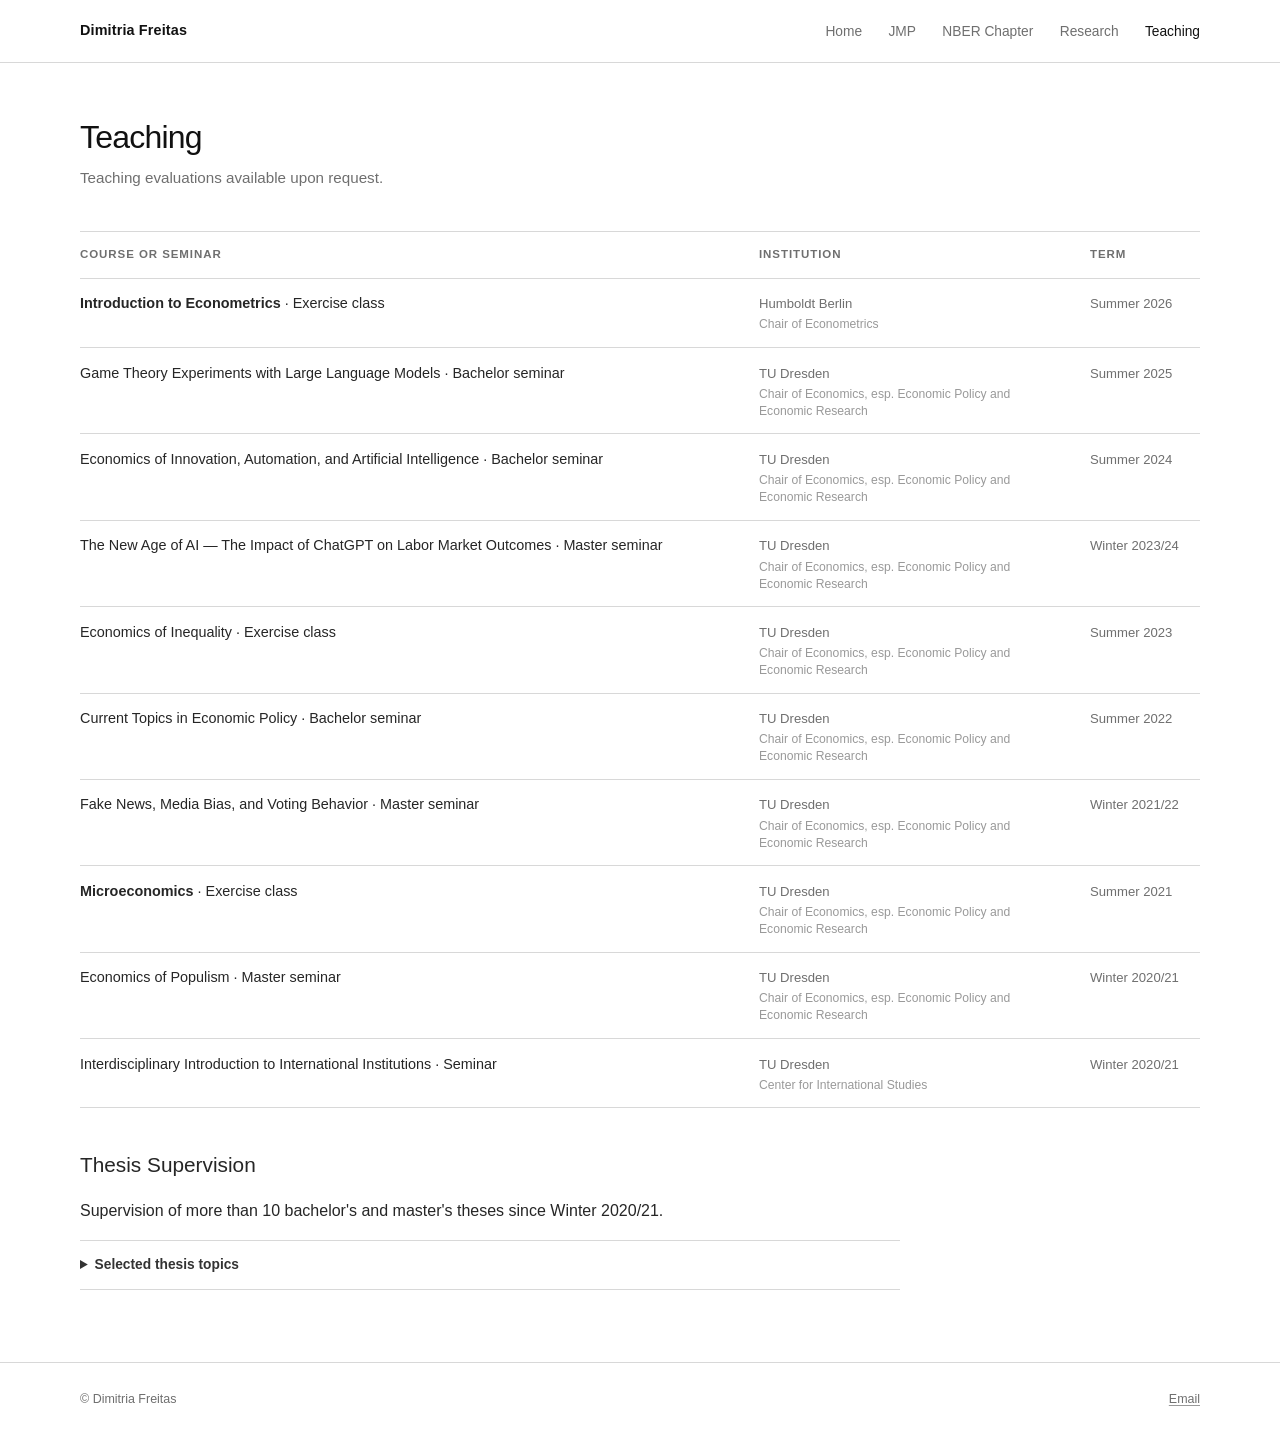
<file: teaching/index.html>
<!DOCTYPE html>
<html lang="en">
  <head>
    <meta charset="utf-8" >
    <meta name="viewport" content="width=device-width, initial-scale=1" >
    <title>Teaching | Dimitria Freitas</title>
    <meta
      name="description"
      content="Teaching experience and thesis supervision by economist Dimitria Freitas."
    >
    <link rel="canonical" href="https://www.dimitriafreitas.com/teaching/" >
    <meta property="og:type" content="website" >
    <meta property="og:title" content="Teaching | Dimitria Freitas" >
    <meta
      property="og:description"
      content="Courses, seminars, and thesis supervision by Dimitria Freitas."
    >
    <meta property="og:url" content="https://www.dimitriafreitas.com/teaching/" >
    <link rel="icon" href="../favicon.svg" type="image/svg+xml" >
    <link rel="stylesheet" href="../assets/css/styles.css" >
  </head>
  <body>
    <a class="skip-link" href="#main">Skip to main content</a>
    <header class="site-header">
      <div class="nav-wrap">
        <a class="site-name" href="../">Dimitria Freitas</a>
        <nav class="site-nav" aria-label="Main navigation">
          <ul>
            <li><a href="../">Home</a></li>
            <li><a href="../jmp/">JMP</a></li>
            <li><a href="../nber-chapter/">NBER Chapter</a></li>
            <li><a href="../research/">Research</a></li>
            <li><a href="./" aria-current="page">Teaching</a></li>
          </ul>
        </nav>
      </div>
    </header>

    <main id="main">
      <header class="page-header">
        <h1 class="page-title">Teaching</h1>
        <p class="page-intro">Teaching evaluations available upon request.</p>
      </header>

      <table class="teaching-list">
        <thead>
          <tr class="teaching-row">
            <th scope="col">Course or seminar</th>
            <th scope="col">Institution</th>
            <th scope="col">Term</th>
          </tr>
        </thead>
        <tbody>
          <tr class="teaching-row">
            <td class="course">
              <strong class="course-title">Introduction to Econometrics</strong>
              · Exercise class
            </td>
            <td class="institution">
              Humboldt Berlin<span class="unit"
                >Chair of Econometrics</span
              >
            </td>
            <td class="term">Summer 2026</td>
          </tr>
          <tr class="teaching-row">
            <td class="course">
              Game Theory Experiments with Large Language Models · Bachelor
              seminar
            </td>
            <td class="institution">
              TU Dresden<span class="unit"
                >Chair of Economics, esp. Economic Policy and Economic
                Research</span
              >
            </td>
            <td class="term">Summer 2025</td>
          </tr>
          <tr class="teaching-row">
            <td class="course">
              Economics of Innovation, Automation, and Artificial Intelligence ·
              Bachelor seminar
            </td>
            <td class="institution">
              TU Dresden<span class="unit"
                >Chair of Economics, esp. Economic Policy and Economic
                Research</span
              >
            </td>
            <td class="term">Summer 2024</td>
          </tr>
          <tr class="teaching-row">
            <td class="course">
              The New Age of AI — The Impact of ChatGPT on Labor Market Outcomes
              · Master seminar
            </td>
            <td class="institution">
              TU Dresden<span class="unit"
                >Chair of Economics, esp. Economic Policy and Economic
                Research</span
              >
            </td>
            <td class="term">Winter 2023/24</td>
          </tr>
          <tr class="teaching-row">
            <td class="course">Economics of Inequality · Exercise class</td>
            <td class="institution">
              TU Dresden<span class="unit"
                >Chair of Economics, esp. Economic Policy and Economic
                Research</span
              >
            </td>
            <td class="term">Summer 2023</td>
          </tr>
          <tr class="teaching-row">
            <td class="course">
              Current Topics in Economic Policy · Bachelor seminar
            </td>
            <td class="institution">
              TU Dresden<span class="unit"
                >Chair of Economics, esp. Economic Policy and Economic
                Research</span
              >
            </td>
            <td class="term">Summer 2022</td>
          </tr>
          <tr class="teaching-row">
            <td class="course">
              Fake News, Media Bias, and Voting Behavior · Master seminar
            </td>
            <td class="institution">
              TU Dresden<span class="unit"
                >Chair of Economics, esp. Economic Policy and Economic
                Research</span
              >
            </td>
            <td class="term">Winter 2021/22</td>
          </tr>
          <tr class="teaching-row">
            <td class="course">
              <strong class="course-title">Microeconomics</strong> · Exercise class
            </td>
            <td class="institution">
              TU Dresden<span class="unit"
                >Chair of Economics, esp. Economic Policy and Economic
                Research</span
              >
            </td>
            <td class="term">Summer 2021</td>
          </tr>
          <tr class="teaching-row">
            <td class="course">Economics of Populism · Master seminar</td>
            <td class="institution">
              TU Dresden<span class="unit"
                >Chair of Economics, esp. Economic Policy and Economic
                Research</span
              >
            </td>
            <td class="term">Winter 2020/21</td>
          </tr>
          <tr class="teaching-row">
            <td class="course">
              Interdisciplinary Introduction to International Institutions ·
              Seminar
            </td>
            <td class="institution">
              TU Dresden<span class="unit"
                >Center for International Studies</span
              >
            </td>
            <td class="term">Winter 2020/21</td>
          </tr>
        </tbody>
      </table>

      <section class="thesis-supervision" aria-labelledby="supervision-heading">
        <h2 id="supervision-heading">Thesis Supervision</h2>
        <p>
          Supervision of more than 10 bachelor's and master's theses since
          Winter 2020/21.
        </p>
        <details>
          <summary>Selected thesis topics</summary>
          <div class="details-content">
            <h3>Master's theses</h3>
            <ul>
              <li>
                Eastern Trade Integration and Its Effects on German Labor
                Markets: A Review and Expanded Analysis
              </li>
              <li>
                The Urban-Rural Gap in Right-Wing Voting Behaviour: A
                Cross-Country Study of European Democracies
              </li>
              <li>
                A Systematic Review of the Fox News Effect on Climate, COVID-19,
                and Racist Attitudes
              </li>
              <li>
                Managing Climate Risks in the Financial System — A Systematic
                Literature Review of Financial Policies
              </li>
            </ul>
            <h3>Bachelor's theses</h3>
            <ul>
              <li>The (Re-)Emergence of Populism in Germany</li>
              <li>
                Globalization and Right-Wing Populism in Western Democracies
              </li>
              <li>
                The Impact of IMF Programmes on Economic Growth in Developing
                Countries
              </li>
            </ul>
          </div>
        </details>
      </section>
    </main>

    <footer class="site-footer">
      <div class="footer-wrap">
        <span>© Dimitria Freitas</span
        ><a href="mailto:dimitria.freitas@hu-berlin.de">Email</a>
      </div>
    </footer>
    <script
      data-goatcounter="https://dfreitas.goatcounter.com/count"
      async
      src="https://gc.zgo.at/count.js"
    ></script>
  </body>
</html>
</file>
<file: assets/css/styles.css>
:root {
  --black: #111111;
  --text: #262626;
  --dark: #333333;
  --muted: #6f6f6f;
  --light-muted: #999999;
  --line: #d8d8d8;
  --soft: #f5f5f5;
  --background: #ffffff;
  --sans:
    -apple-system, BlinkMacSystemFont, "Segoe UI", Helvetica, Arial, sans-serif;
}

* {
  box-sizing: border-box;
}
html {
  scroll-behavior: smooth;
}
body {
  margin: 0;
  background: var(--background);
  color: var(--text);
  font-family: var(--sans);
  font-size: 16px;
  line-height: 1.62;
  -webkit-font-smoothing: antialiased;
}
a {
  color: var(--dark);
  text-decoration-color: var(--light-muted);
  text-decoration-thickness: 1px;
  text-underline-offset: 0.2em;
}
a:hover {
  color: var(--black);
  text-decoration-color: var(--black);
}
a:focus-visible,
summary:focus-visible {
  outline: 2px solid var(--dark);
  outline-offset: 4px;
}
img {
  max-width: 100%;
}
.skip-link {
  position: absolute;
  left: -9999px;
  top: 0.5rem;
  z-index: 20;
  padding: 0.55rem 0.75rem;
  background: var(--black);
  color: white;
  font-size: 0.85rem;
}
.skip-link:focus {
  left: 0.75rem;
}
.site-header {
  border-bottom: 1px solid var(--line);
}
.nav-wrap {
  width: min(1120px, calc(100% - 3rem));
  min-height: 62px;
  margin: 0 auto;
  display: flex;
  align-items: center;
  justify-content: space-between;
  gap: 2rem;
}
.site-name {
  color: var(--black);
  font-size: 0.9rem;
  font-weight: 600;
  letter-spacing: 0.01em;
  text-decoration: none;
}
.site-nav ul {
  display: flex;
  gap: 1.65rem;
  margin: 0;
  padding: 0;
  list-style: none;
}
.site-nav a {
  color: var(--muted);
  font-size: 0.86rem;
  font-weight: 450;
  text-decoration: none;
}
.site-nav a:hover,
.site-nav a[aria-current="page"] {
  color: var(--black);
}
main {
  width: min(1120px, calc(100% - 3rem));
  margin: 0 auto;
  padding: 3.5rem 0 4.5rem;
}
.hero {
  display: grid;
  grid-template-columns: minmax(280px, 0.38fr) minmax(0, 0.62fr);
  align-items: start;
  gap: clamp(3rem, 7vw, 6.5rem);
  padding-bottom: 3.5rem;
}
.portrait {
  display: block;
  width: 100%;
  max-width: 330px;
  height: auto;
}
.hero-copy {
  padding-top: 0.1rem;
}
.hero h1 {
  margin: 0 0 0.55rem;
  color: var(--black);
  font-size: clamp(2.5rem, 4vw, 2.85rem);
  font-weight: 450;
  letter-spacing: -0.035em;
  line-height: 1.08;
}
.market {
  margin: 0 0 1.35rem;
  color: var(--black);
  font-size: 1rem;
  font-weight: 550;
}
.affiliation {
  margin: 0.08rem 0;
  font-size: 0.96rem;
}
.fields {
  max-width: 670px;
  margin: 1.25rem 0 0.75rem;
  color: var(--dark);
  font-size: 0.92rem;
  font-weight: 550;
}
.research-bio {
  max-width: 690px;
  margin-top: 0.9rem;
}
.research-bio p {
  margin: 0 0 0.55rem;
  font-size: 0.96rem;
  line-height: 1.58;
}
.hero-links {
  display: flex;
  align-items: center;
  flex-wrap: wrap;
  gap: 1rem;
  margin-top: 1.35rem;
}
.social-links {
  display: flex;
  gap: 0.8rem;
}
.social-link {
  display: inline-flex;
  width: 21px;
  height: 21px;
  align-items: center;
  justify-content: center;
  color: var(--muted);
  text-decoration: none;
}
.social-link:hover {
  color: var(--black);
}
.social-link svg {
  width: 18px;
  height: 18px;
  fill: currentColor;
  stroke: currentColor;
}
.cv-link {
  margin-left: 0.35rem;
  padding-left: 1.25rem;
  border-left: 1px solid var(--line);
  color: var(--black);
  font-size: 0.85rem;
  font-weight: 600;
}
.references {
  margin: 1.3rem 0 0;
  color: var(--muted);
  font-size: 0.82rem;
  line-height: 1.55;
}
.references strong {
  color: var(--dark);
  font-weight: 600;
}
.references a {
  color: inherit;
  text-decoration-color: transparent;
}
.references a:hover {
  color: var(--black);
  text-decoration-color: currentColor;
}
.section-rule {
  border-top: 1px solid var(--line);
}
.feature {
  display: grid;
  grid-template-columns: minmax(280px, 0.38fr) minmax(0, 0.62fr);
  gap: clamp(3rem, 7vw, 6.5rem);
  padding: 3rem 0;
}
.project-media {
  display: block;
  width: auto;
  max-width: 100%;
  height: auto;
  max-height: 340px;
  justify-self: center;
  object-fit: contain;
}
.video-frame {
  position: relative;
  width: 100%;
  aspect-ratio: 16 / 9;
  overflow: hidden;
  background: var(--soft);
}
.video-frame iframe {
  position: absolute;
  inset: 0;
  width: 100%;
  height: 100%;
  border: 0;
}
.feature .project-media {
  max-height: 340px;
}
.project-image {
  display: block;
  width: 100%;
  aspect-ratio: 4 / 3;
  object-fit: cover;
  filter: grayscale(100%);
}
.project-image.contain {
  object-fit: contain;
  filter: none;
}
.kicker,
.category-heading {
  margin: 0;
  color: var(--muted);
  font-size: 0.72rem;
  font-weight: 650;
  letter-spacing: 0.11em;
  text-transform: uppercase;
}
.feature h2 {
  max-width: 680px;
  margin: 0.65rem 0 1rem;
  color: var(--black);
  font-size: clamp(1.55rem, 2.5vw, 1.9rem);
  font-weight: 450;
  letter-spacing: -0.02em;
  line-height: 1.25;
}
.feature .abstract {
  max-width: 700px;
  margin: 0;
  text-align: justify;
}
.document-links,
.project-links {
  display: flex;
  flex-wrap: wrap;
  gap: 0.55rem 1.25rem;
  margin-top: 1.1rem;
}
.document-links a,
.project-links a {
  color: var(--black);
  font-size: 0.82rem;
  font-weight: 600;
}
.portfolio {
  padding-top: 0.5rem;
}
.category {
  padding-top: 2.2rem;
}
.category-heading {
  display: flex;
  align-items: center;
  gap: 1rem;
  color: var(--dark);
}
.category-heading::after {
  content: "";
  height: 1px;
  flex: 1;
  background: var(--line);
}
.feature-project {
  display: grid;
  grid-template-columns: minmax(280px, 0.38fr) minmax(0, 0.62fr);
  gap: clamp(3rem, 7vw, 6.5rem);
  padding: 2rem 0 2.5rem;
  border-bottom: 1px solid var(--line);
}
.feature-project .project-media {
  max-height: 320px;
  align-self: center;
}
.feature-project h3 {
  margin: 0 0 0.5rem;
  color: var(--black);
  font-size: 1.3rem;
  font-weight: 500;
  letter-spacing: -0.015em;
  line-height: 1.3;
}
.feature-project h3 a {
  color: inherit;
  text-decoration: none;
}
.feature-project h3 a:hover {
  text-decoration: underline;
}
.award {
  margin: -0.45rem 0 0.9rem;
  color: var(--muted);
  font-size: 0.82rem;
}
.feature .draft-note,
.feature .award {
  color: #7a1f2b;
}
.award a {
  color: inherit;
}
.coverage {
  margin: 1rem 0 0;
  color: var(--muted);
  font-size: 0.78rem;
}
.coverage strong {
  color: var(--dark);
  font-weight: 600;
}
.coverage a {
  color: inherit;
}
.compact-category {
  padding-bottom: 0.5rem;
}
.compact-papers {
  display: grid;
  grid-template-columns: repeat(2, minmax(0, 1fr));
  border-bottom: 1px solid var(--line);
}
.compact-paper {
  padding: 1.5rem 1.5rem 1.7rem 0;
}
.compact-paper + .compact-paper {
  padding-left: 1.5rem;
  border-left: 1px solid var(--line);
}
.compact-paper:nth-child(odd) {
  padding-left: 0;
  border-left: 0;
}
.compact-paper:nth-child(n + 3) {
  border-top: 1px solid var(--line);
}
.compact-paper h3 {
  margin: 0 0 0.35rem;
  font-size: 1rem;
  font-weight: 500;
  line-height: 1.35;
}
.compact-paper h3 a {
  color: inherit;
  text-decoration: none;
}
.compact-paper h3 a:hover {
  text-decoration: underline;
}
.compact-paper > p:not(.meta):not(.project-status) {
  margin: 0;
  font-size: 0.84rem;
  line-height: 1.55;
  text-align: justify;
}
.project-row {
  display: grid;
  grid-template-columns: minmax(220px, 0.3fr) minmax(0, 0.7fr);
  gap: clamp(2rem, 5vw, 4rem);
  padding: 2rem 0;
  border-bottom: 1px solid var(--line);
}
.project-row .project-media {
  min-height: 170px;
}
.project-status {
  margin: 0 0 0.3rem;
  color: var(--muted);
  font-size: 0.76rem;
  letter-spacing: 0.06em;
  text-transform: uppercase;
}
.project-row h3,
.index-item h3 {
  margin: 0 0 0.4rem;
  color: var(--black);
  font-size: 1.2rem;
  font-weight: 500;
  letter-spacing: -0.012em;
  line-height: 1.32;
}
.project-row h3 a,
.index-item h3 a {
  color: inherit;
  text-decoration: none;
}
.project-row h3 a:hover,
.index-item h3 a:hover {
  text-decoration: underline;
  text-decoration-thickness: 1px;
}
.meta {
  margin: 0 0 0.65rem;
  color: var(--muted);
  font-size: 0.84rem;
  line-height: 1.5;
}
.project-summary {
  max-width: 720px;
  margin: 0;
  font-size: 0.94rem;
  text-align: justify;
}
.page-header {
  max-width: 720px;
  margin-bottom: 2.5rem;
}
.page-title {
  margin: 0 0 0.65rem;
  color: var(--black);
  font-size: 2rem;
  font-weight: 450;
  letter-spacing: -0.025em;
  line-height: 1.15;
}
.page-intro {
  margin: 0;
  color: var(--muted);
  font-size: 0.95rem;
}
.index-section {
  margin-top: 2.2rem;
}
.index-section-title {
  margin: 0;
  padding-bottom: 0.65rem;
  border-bottom: 1px solid var(--line);
  color: var(--dark);
  font-size: 0.78rem;
  font-weight: 650;
  letter-spacing: 0.09em;
  text-transform: uppercase;
}
.index-item {
  padding: 1.15rem 0;
  border-bottom: 1px solid var(--line);
}
.index-item p {
  max-width: 800px;
  margin: 0.45rem 0 0;
  font-size: 0.92rem;
}
.index-item .project-links {
  margin-top: 0.65rem;
}
.catalog-row {
  display: grid;
  grid-template-columns: 180px minmax(0, 1fr);
  gap: 2rem;
  padding: 1.35rem 0;
  border-bottom: 1px solid var(--line);
}
.catalog-row .project-media {
  max-height: 180px;
  align-self: center;
}
.catalog-row h3 {
  margin: 0 0 0.35rem;
  color: var(--black);
  font-size: 1.08rem;
  font-weight: 500;
  line-height: 1.35;
}
.catalog-row h3 a {
  color: inherit;
  text-decoration: none;
}
.catalog-row h3 a:hover {
  text-decoration: underline;
}
.catalog-row p:not(.meta):not(.project-status) {
  max-width: 760px;
  margin: 0.35rem 0 0;
  font-size: 0.88rem;
}
.course-title {
  font-weight: 600;
}
.teaching-list {
  width: 100%;
  margin-top: 2rem;
  border-collapse: collapse;
  border-top: 1px solid var(--line);
}
.teaching-row {
  display: grid;
  grid-template-columns: minmax(0, 1.6fr) minmax(180px, 0.75fr) 110px;
  gap: 1.5rem;
  padding: 0.85rem 0;
  border-bottom: 1px solid var(--line);
  align-items: baseline;
}
.teaching-list thead .teaching-row {
  color: var(--muted);
  font-size: 0.72rem;
  font-weight: 650;
  letter-spacing: 0.08em;
  text-transform: uppercase;
  text-align: left;
}
.teaching-row th,
.teaching-row td {
  padding: 0;
  font-weight: inherit;
}
.course {
  font-size: 0.9rem;
  font-weight: 500;
}
.institution,
.term {
  color: var(--muted);
  font-size: 0.82rem;
}
.unit {
  display: block;
  margin-top: 0.12rem;
  color: var(--light-muted);
  font-size: 0.76rem;
  line-height: 1.4;
}
.thesis-supervision {
  margin-top: 2.5rem;
  max-width: 820px;
}
.thesis-supervision h2 {
  margin: 0 0 0.5rem;
  font-size: 1.3rem;
  font-weight: 500;
}
details {
  margin-top: 1rem;
  border-top: 1px solid var(--line);
  border-bottom: 1px solid var(--line);
}
summary {
  padding: 0.8rem 0;
  cursor: pointer;
  color: var(--dark);
  font-size: 0.86rem;
  font-weight: 600;
}
.details-content {
  padding: 0 0 1rem;
}
.details-content h3 {
  margin: 1rem 0 0.3rem;
  font-size: 0.9rem;
  font-weight: 600;
}
.details-content ul {
  margin: 0;
  padding-left: 1.15rem;
  color: var(--muted);
  font-size: 0.85rem;
}
.paper-page {
  max-width: 850px;
}
.paper-page .page-header {
  max-width: 850px;
}
.paper-page .abstract {
  max-width: 790px;
  margin-top: 1.5rem;
  text-align: justify;
}
.chapter-layout {
  display: grid;
  grid-template-columns: minmax(240px, 0.34fr) minmax(0, 0.66fr);
  gap: clamp(2.5rem, 6vw, 5.5rem);
  align-items: start;
}
.book-cover {
  margin: 0;
}
.book-cover img {
  display: block;
  width: 100%;
  height: auto;
}
.book-cover figcaption {
  margin-top: 0.45rem;
  padding-right: 0.55rem;
  border-right: 2px solid var(--line);
  color: var(--muted);
  font-size: 0.72rem;
  text-align: right;
}
.chapter-citation {
  margin: -0.35rem 0 1.4rem;
  color: var(--muted);
  font-size: 0.87rem;
}
.chapter-copy .abstract {
  margin-top: 0;
  text-align: justify;
}
.chapter-copy .abstract-label {
  margin: 1.8rem 0 0.45rem;
  color: var(--dark);
  font-size: 0.75rem;
  font-weight: 650;
  letter-spacing: 0.09em;
  text-transform: uppercase;
}
.notice {
  margin-top: 1.5rem;
  padding: 0.9rem 1rem;
  border-left: 2px solid var(--dark);
  background: var(--soft);
  color: var(--muted);
  font-size: 0.85rem;
}
.pdf-viewer {
  width: 100%;
  height: 78vh;
  min-height: 560px;
  margin-top: 1.5rem;
  border: 1px solid var(--line);
}
.site-footer {
  border-top: 1px solid var(--line);
}
.footer-wrap {
  width: min(1120px, calc(100% - 3rem));
  min-height: 72px;
  margin: 0 auto;
  display: flex;
  align-items: center;
  justify-content: space-between;
  color: var(--muted);
  font-size: 0.78rem;
}
.footer-wrap a {
  color: var(--muted);
}

@media (max-width: 760px) {
  .nav-wrap,
  main,
  .footer-wrap {
    width: min(100% - 2rem, 1120px);
  }
  .nav-wrap {
    display: block;
    padding: 0.85rem 0;
  }
  .site-nav {
    margin-top: 0.55rem;
  }
  .site-nav ul {
    gap: 1.15rem;
  }
  main {
    padding: 2.25rem 0 3.5rem;
  }
  .hero,
  .feature,
  .feature-project {
    grid-template-columns: 1fr;
    gap: 1.75rem;
  }
  .portrait {
    width: min(220px, 65vw);
  }
  .hero h1 {
    font-size: 2.45rem;
  }
  .hero {
    padding-bottom: 2.5rem;
  }
  .feature {
    padding: 2.4rem 0;
  }
  .project-row {
    grid-template-columns: 1fr;
    gap: 1.15rem;
    padding: 1.5rem 0;
  }
  .compact-papers {
    grid-template-columns: 1fr;
  }
  .compact-paper {
    padding: 1.3rem 0;
  }
  .compact-paper + .compact-paper {
    padding-left: 0;
    border-left: 0;
    border-top: 1px solid var(--line);
  }
  .jmp-intro {
    grid-template-columns: 1fr;
    gap: 1.5rem;
  }
  .jmp-video {
    max-width: 100%;
  }
  .catalog-row {
    grid-template-columns: 1fr;
    gap: 1rem;
  }
  .catalog-row .project-media {
    max-height: 260px;
  }
  .project-row .project-media {
    min-height: 210px;
  }
  .teaching-row {
    grid-template-columns: 1fr;
    gap: 0.1rem;
    padding: 0.8rem 0;
  }
  .teaching-list thead .teaching-row {
    display: none;
  }
  .footer-wrap {
    min-height: 85px;
    flex-direction: column;
    align-items: flex-start;
    justify-content: center;
    gap: 0.2rem;
  }
}

@media (prefers-reduced-motion: reduce) {
  html {
    scroll-behavior: auto;
  }
}
@media print {
  .site-header,
  .site-footer,
  .skip-link {
    display: none;
  }
  main {
    width: 100%;
    padding: 0;
  }
  .portrait,
  .project-media {
    filter: none;
  }
}

.feature .video-frame {
  align-self: center;
}
.jmp-intro {
  display: grid;
  grid-template-columns: minmax(260px, 310px) minmax(0, 1fr);
  gap: clamp(2rem, 5vw, 4rem);
  align-items: center;
}
.jmp-intro .page-header {
  padding-bottom: 0;
}
.jmp-video {
  width: 100%;
  margin: 0;
}
.jmp-presentations {
  margin-top: 2.25rem;
  padding-top: 1.5rem;
  border-top: 1px solid var(--line);
}
.jmp-presentations h2 {
  margin: 0 0 0.65rem;
  font-size: 1.15rem;
  font-weight: 500;
}
.jmp-presentations p {
  margin: 0.4rem 0;
  color: var(--muted);
  font-size: 0.88rem;
}
.draft-note {
  margin: 0.35rem 0 0.7rem;
  color: var(--muted);
  font-size: 0.82rem;
  font-weight: 500;
}
.draft-note a {
  color: var(--black);
  font-weight: 650;
}

@media (max-width: 720px) {
  .chapter-layout {
    grid-template-columns: 1fr;
    gap: 2rem;
  }
  .book-cover {
    max-width: 340px;
  }
  .jmp-intro {
    grid-template-columns: 1fr;
    gap: 1.5rem;
  }
  .jmp-video {
    max-width: 100%;
  }
}
</file>
